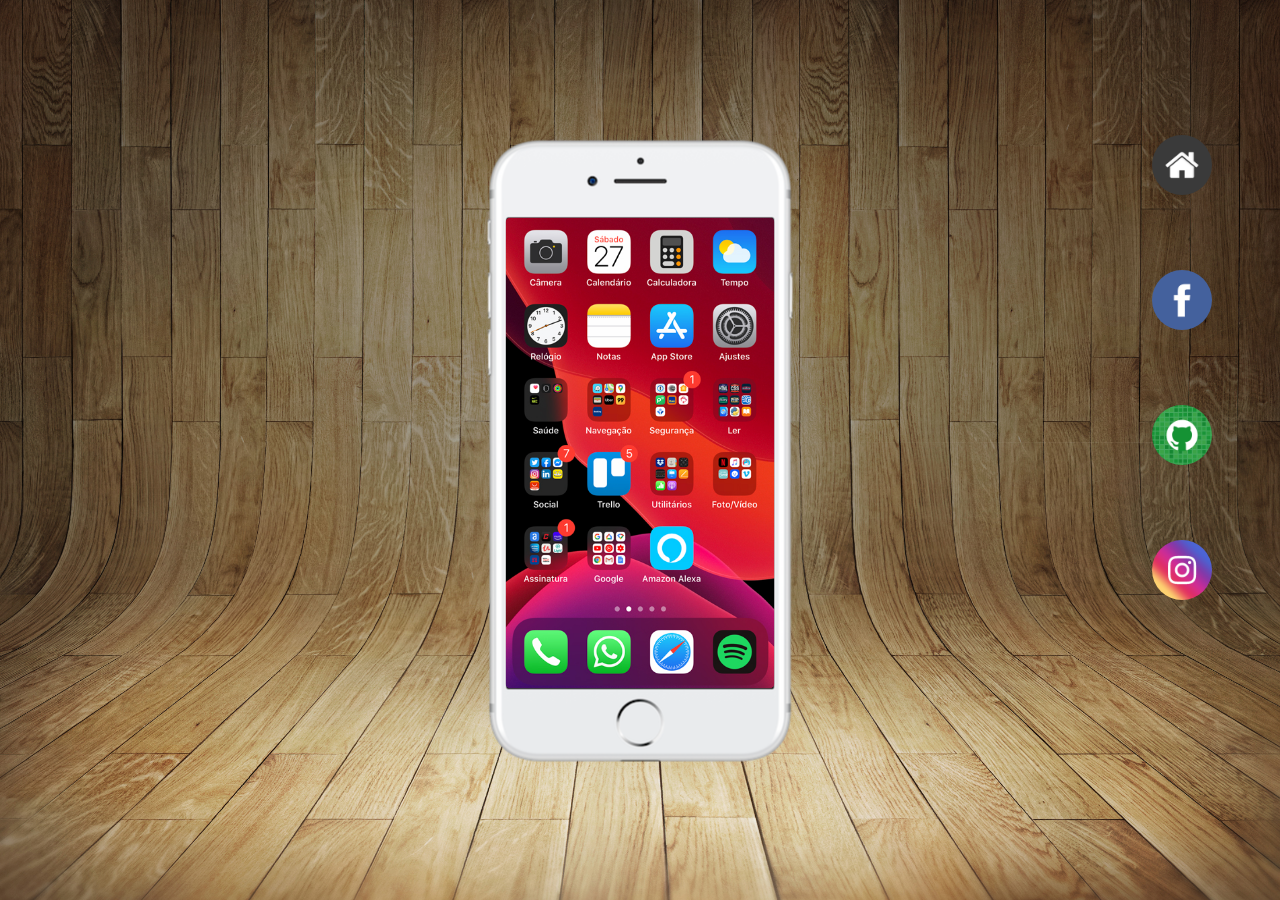
<file: index.html>
<!DOCTYPE html>
<html lang="pt-br">
<head>
    <meta charset="UTF-8">
    <meta http-equiv="X-UA-Compatible" content="IE=edge">
    <meta name="viewport" content="width=device-width, initial-scale=1.0">
    <title>Android na Web</title>
    <link rel="shortcut icon" href="favicon.ico" type="image/x-icon">
    <link rel="stylesheet" href="index.css">
</head>
<body>
    <main>

        <div class="celular"> 
          <iframe src="tela.html" frameborder="0" name="tela"></iframe>
        </div>

        <div class="apps">
            <a href="tela.html" target="tela"><img src="imagens/logo-home.jpg" alt="logo-home" class="home"></a>
           <a href="tela-facebook.html" target="tela"><img src="imagens/logo-facebook.jpg" alt="logo-facebook" class="face"></a>
           <a href="tela-github.html" target="tela"><img src="imagens/logo-github.jpg" alt="logo-github" class="github"></a>
           <a href="tela-insta.html" target="tela"><img src="imagens/logo-instagram.jpg" alt="logo-instagram" class="insta"></a>

        </div>
    </main>
</body>
</html>
</file>
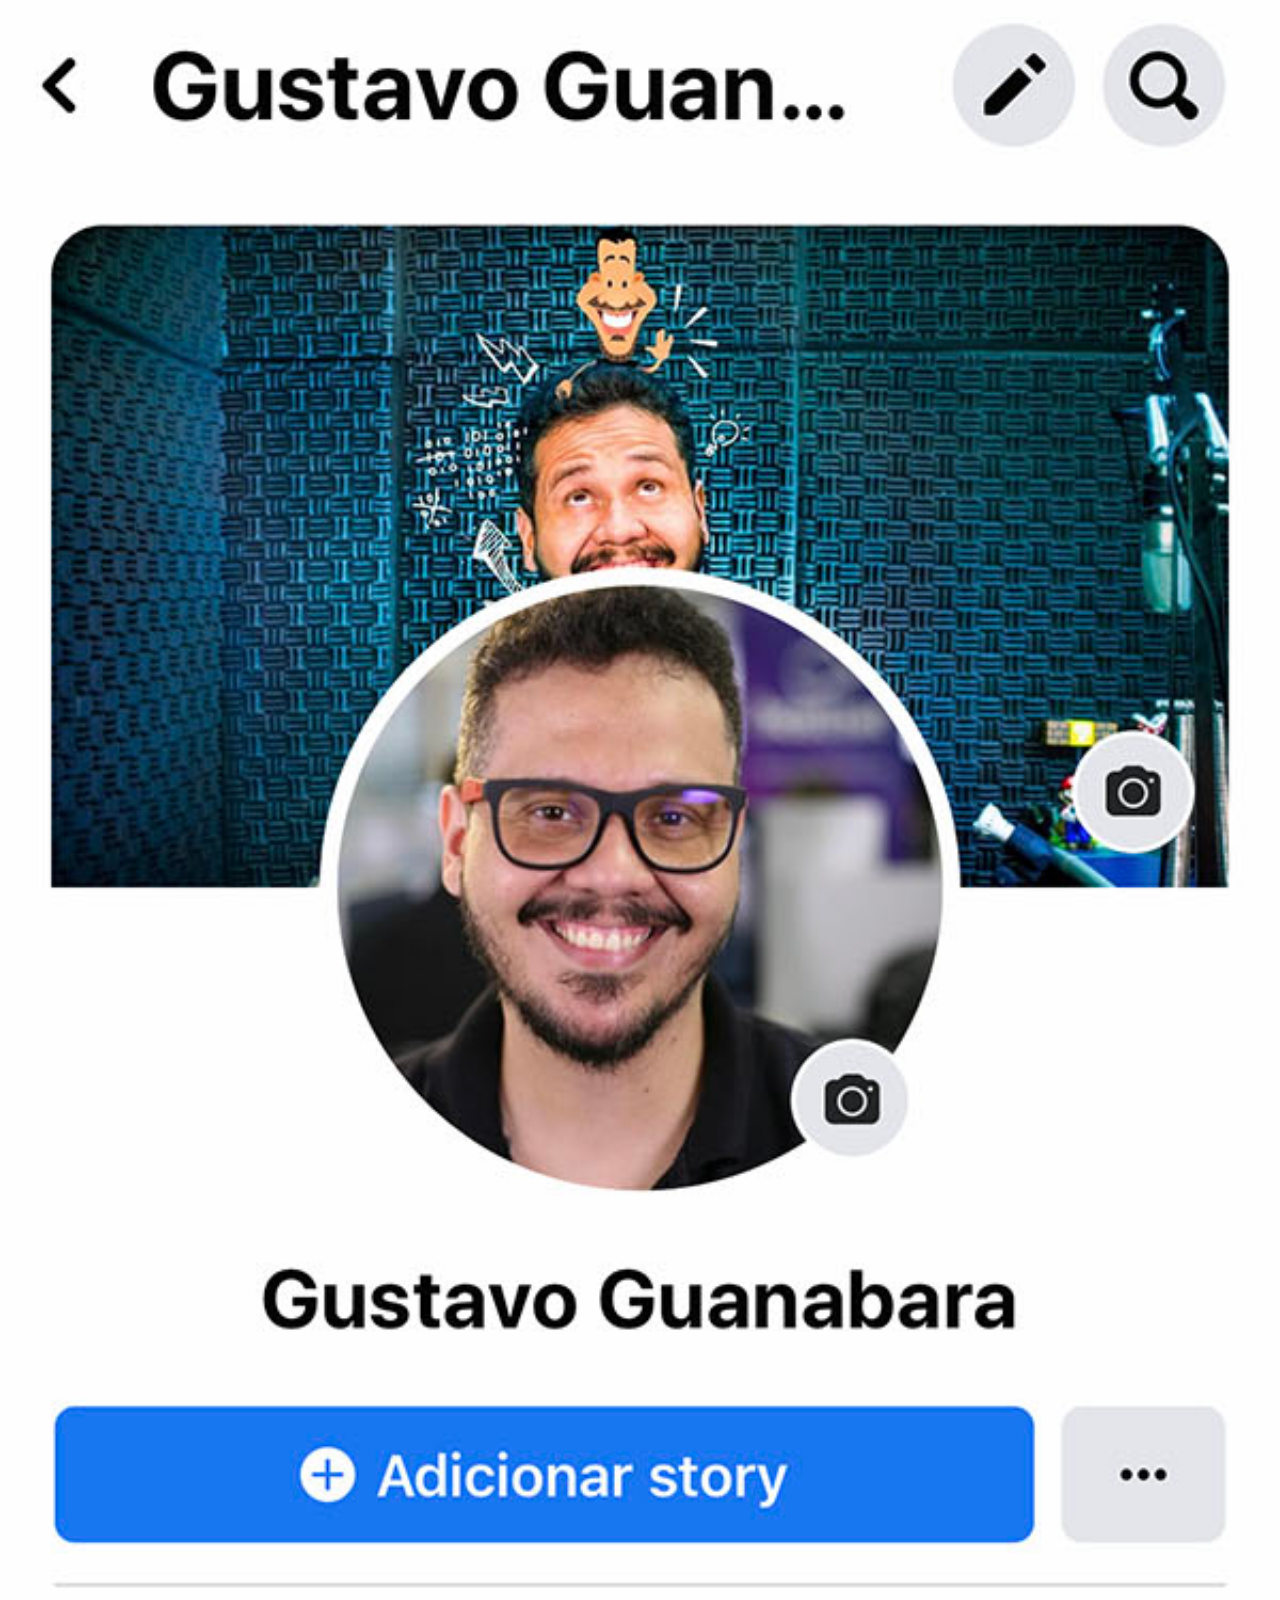
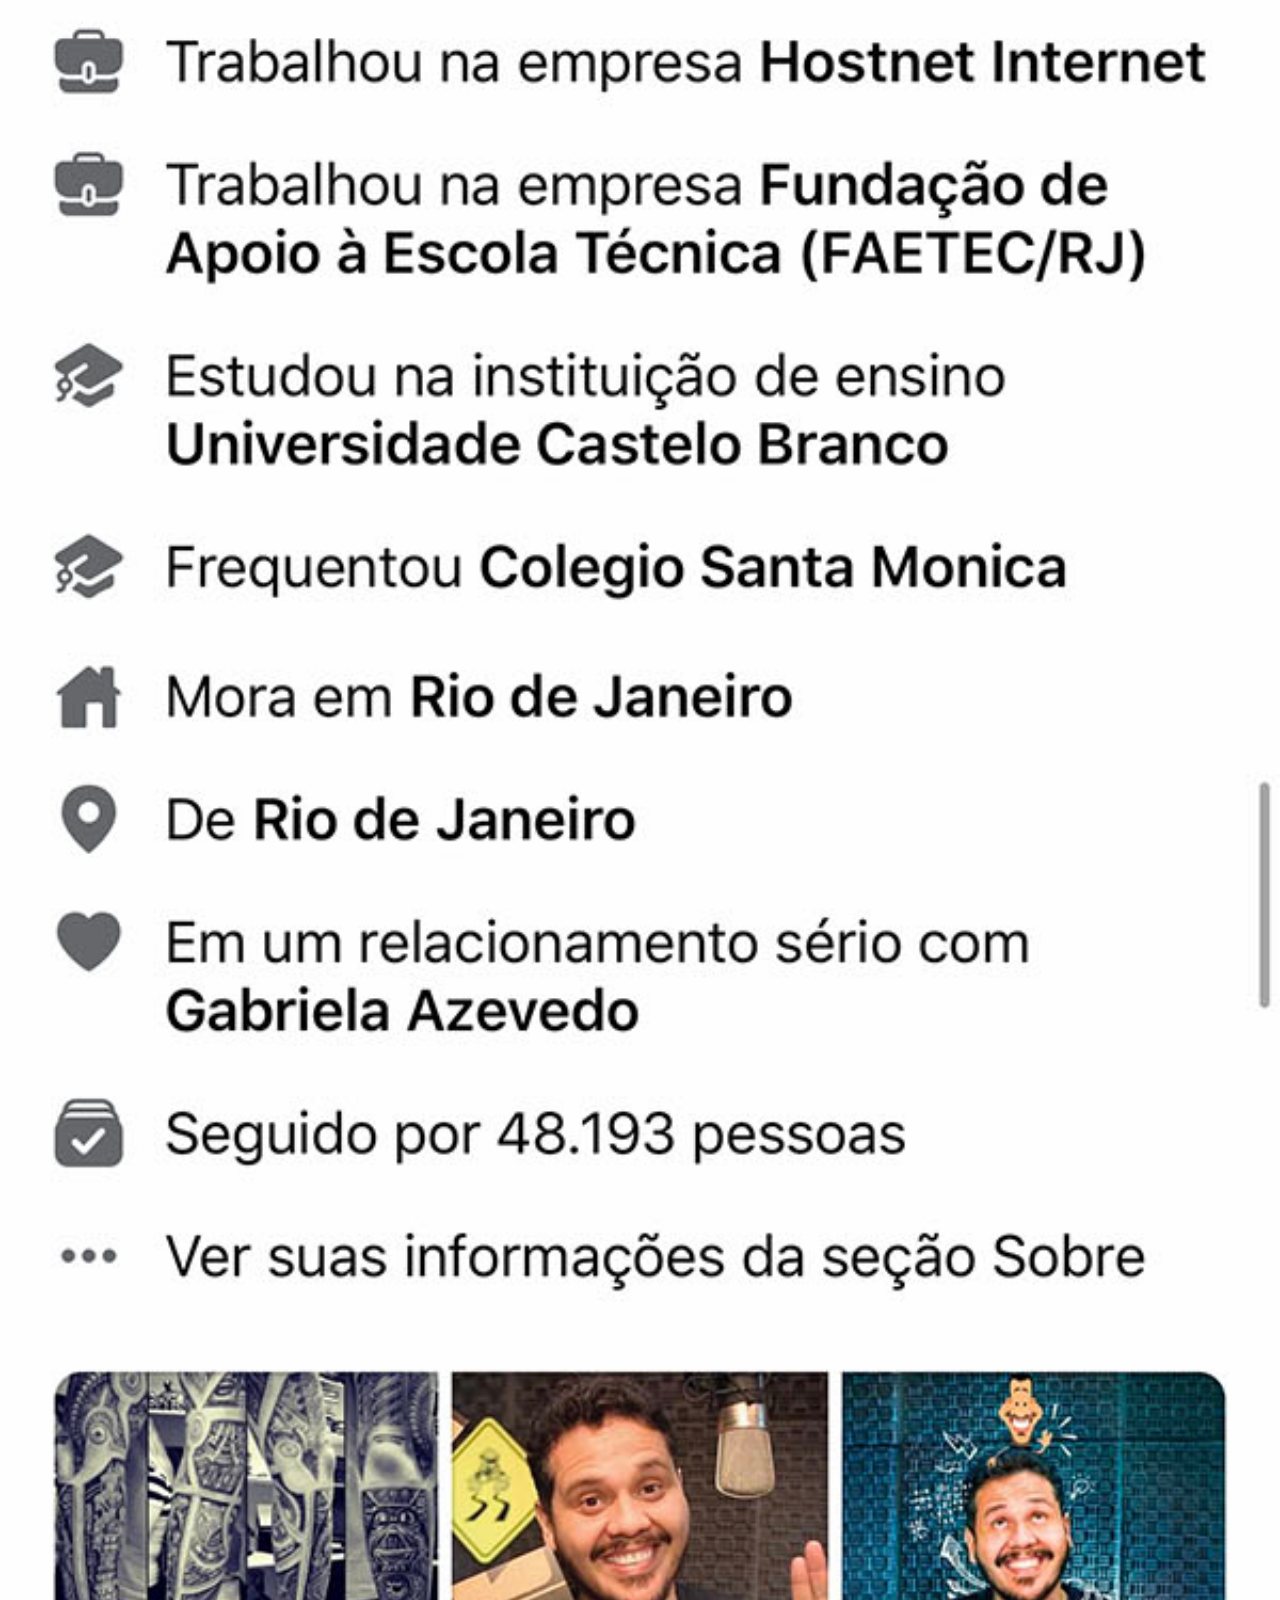
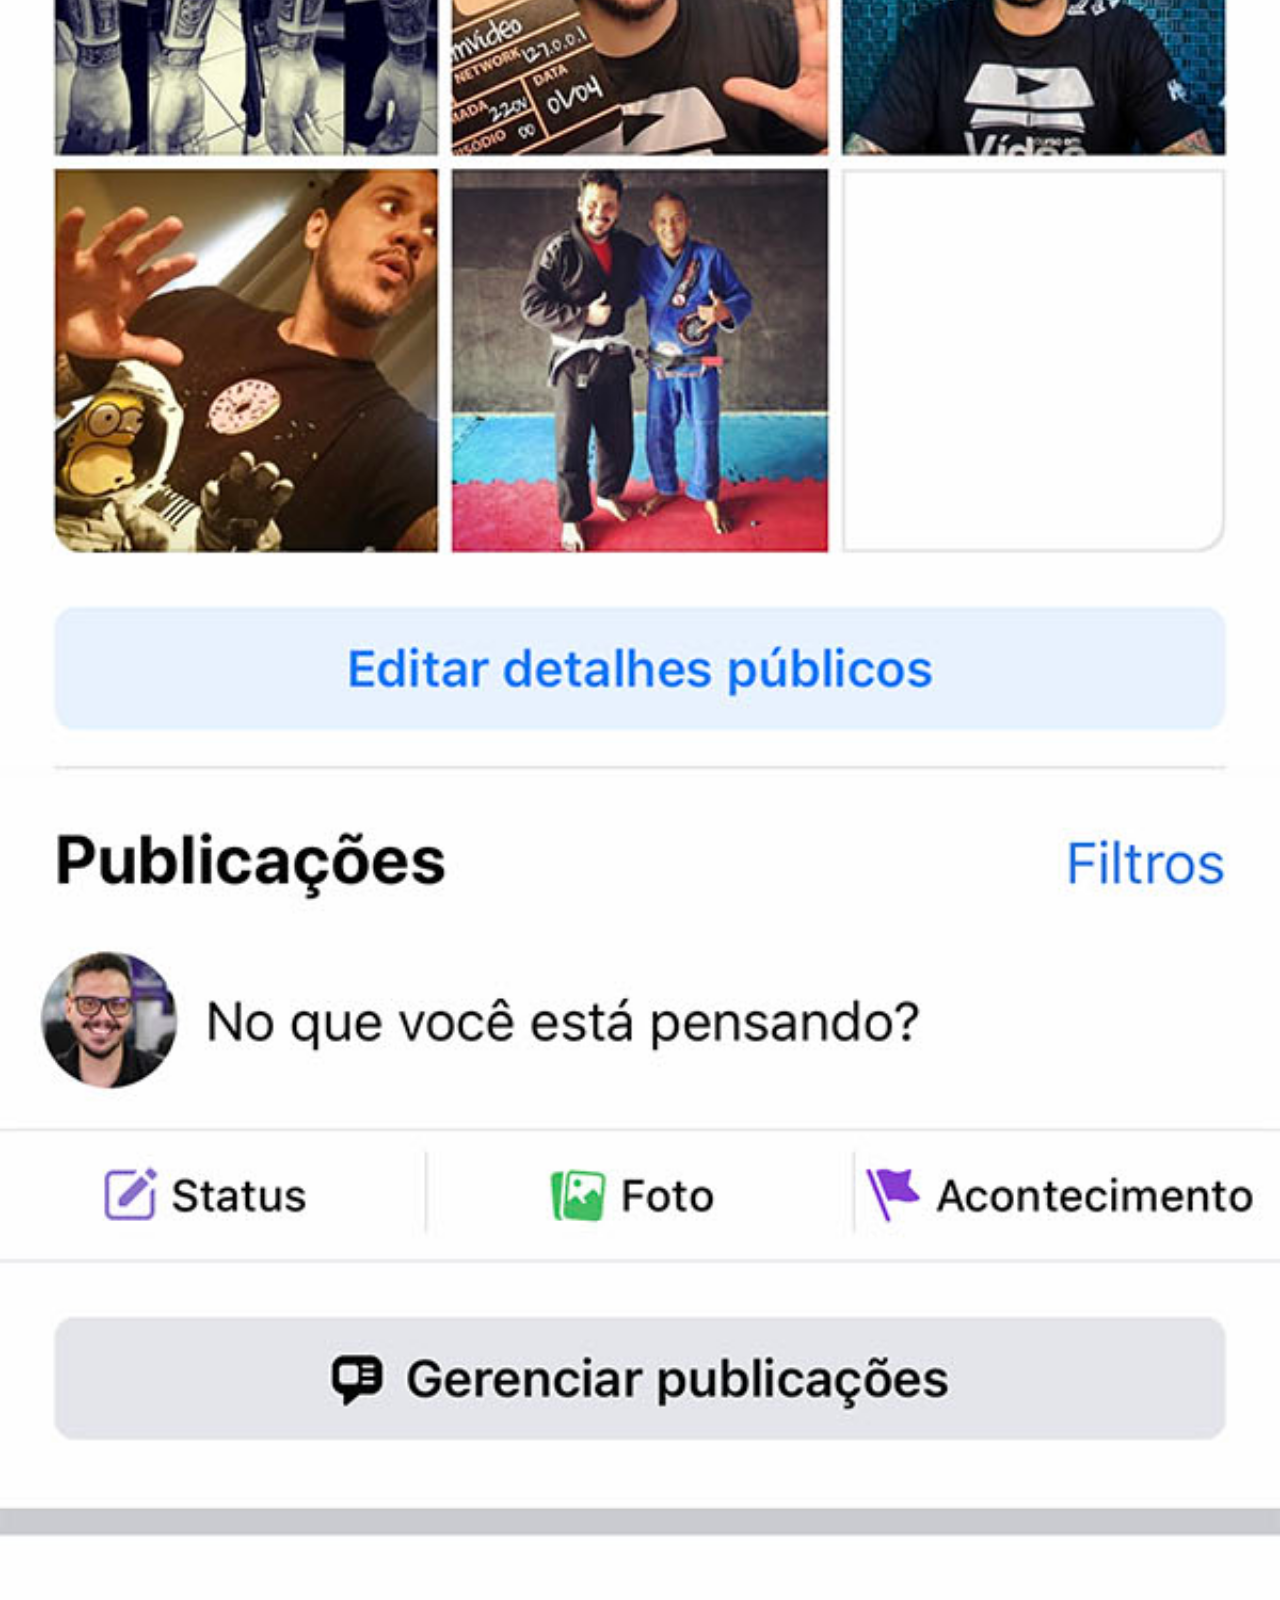
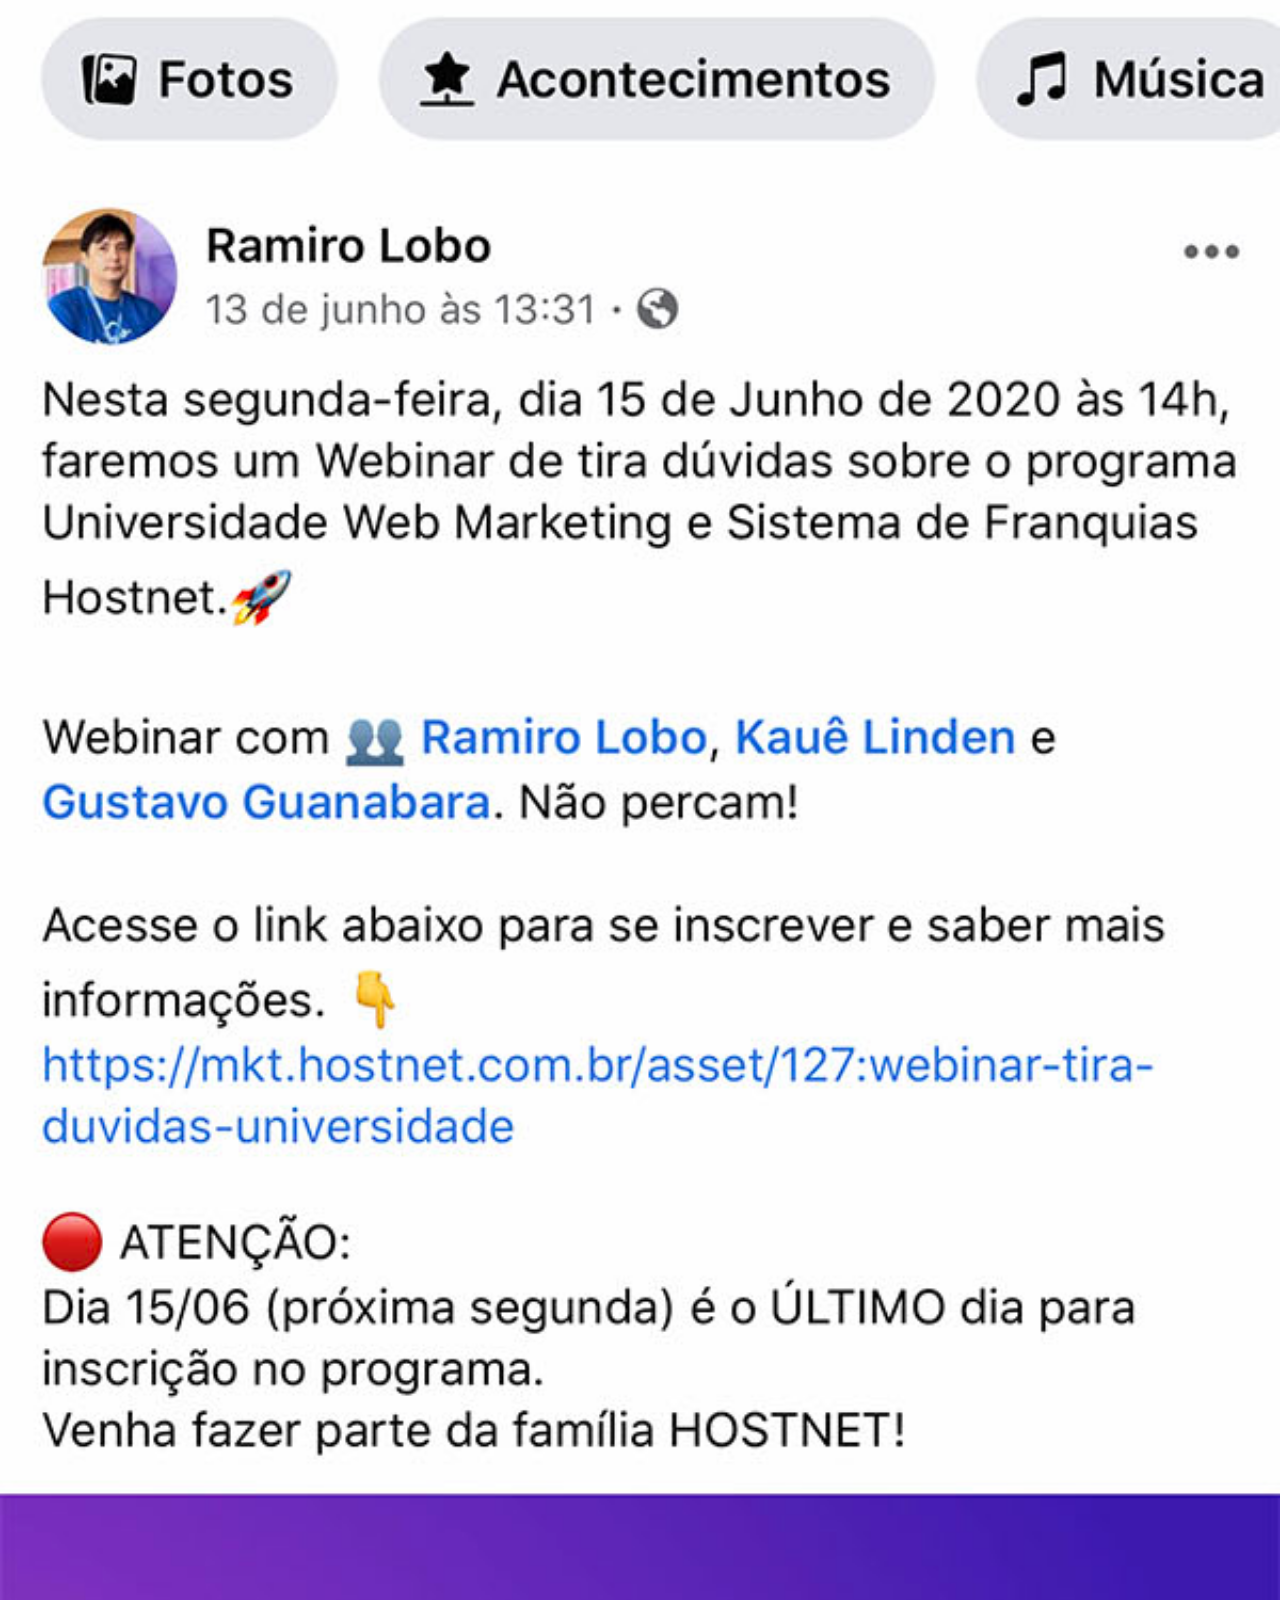
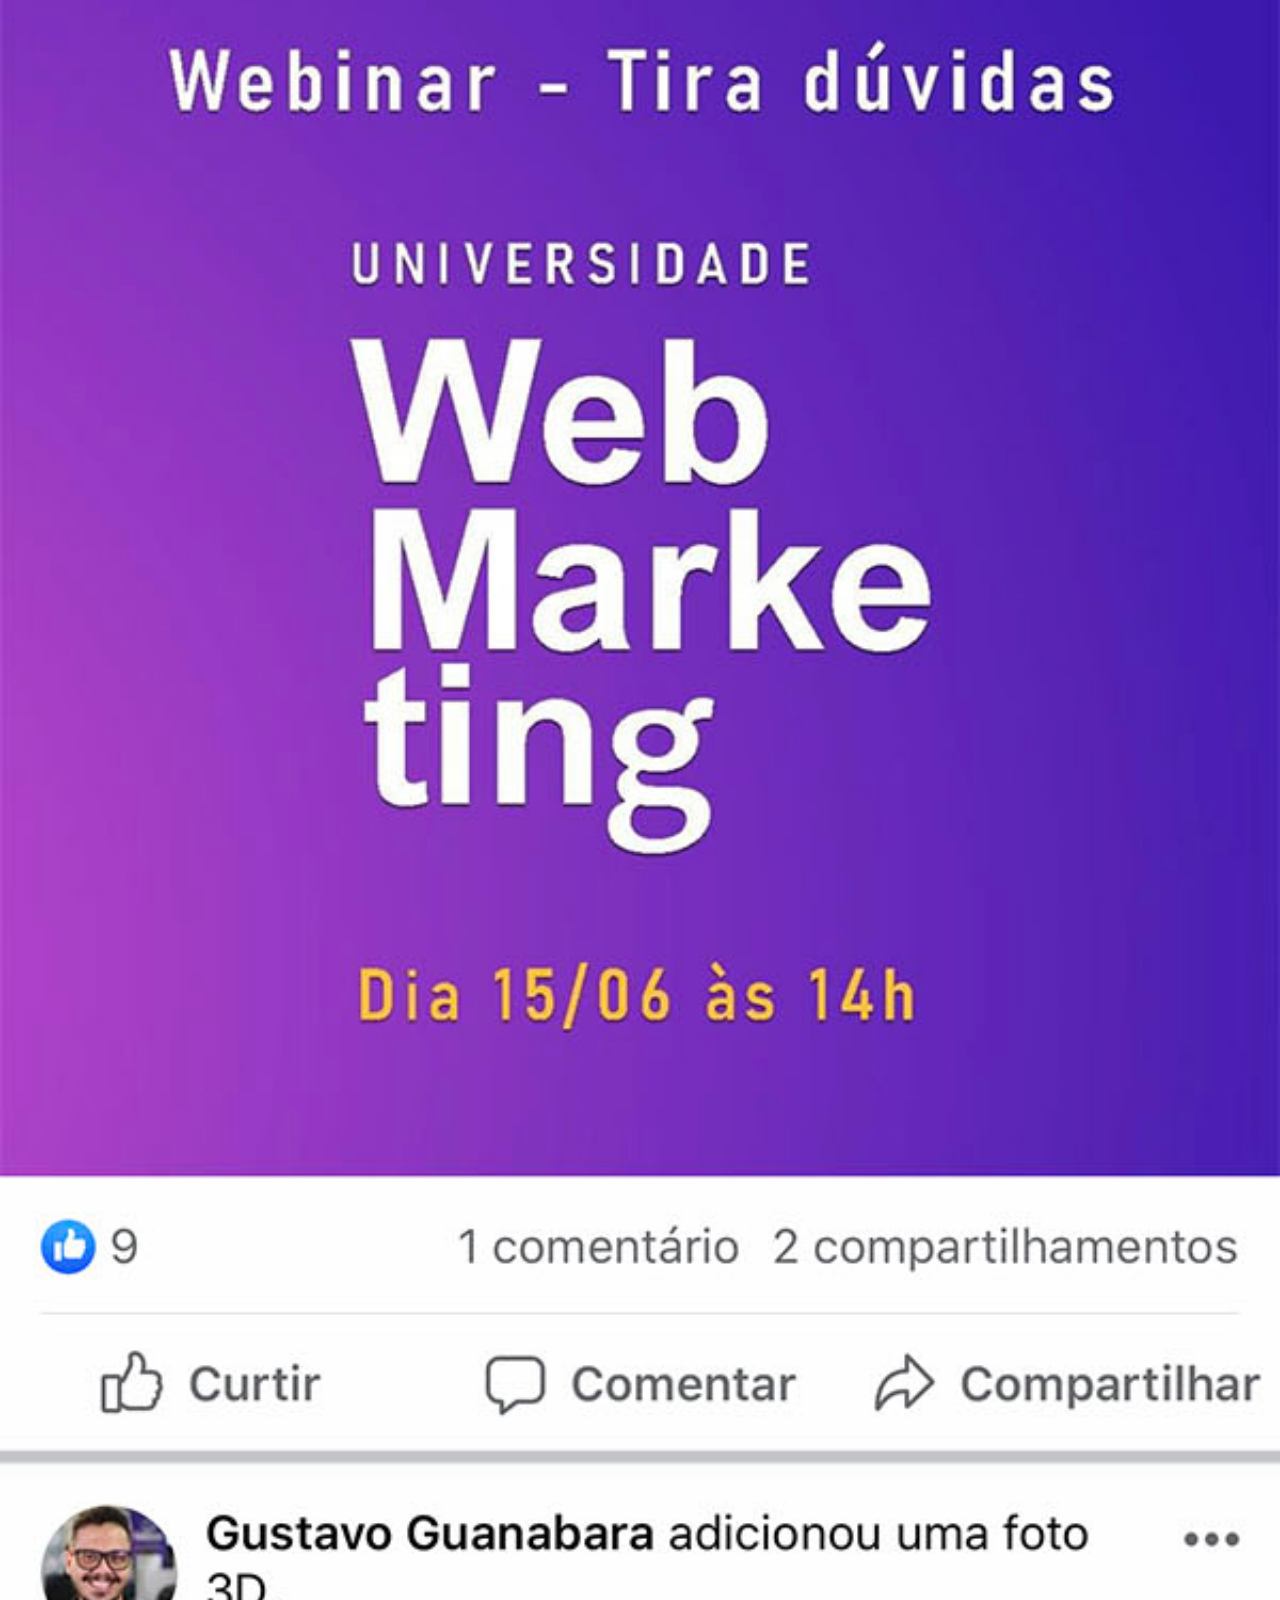
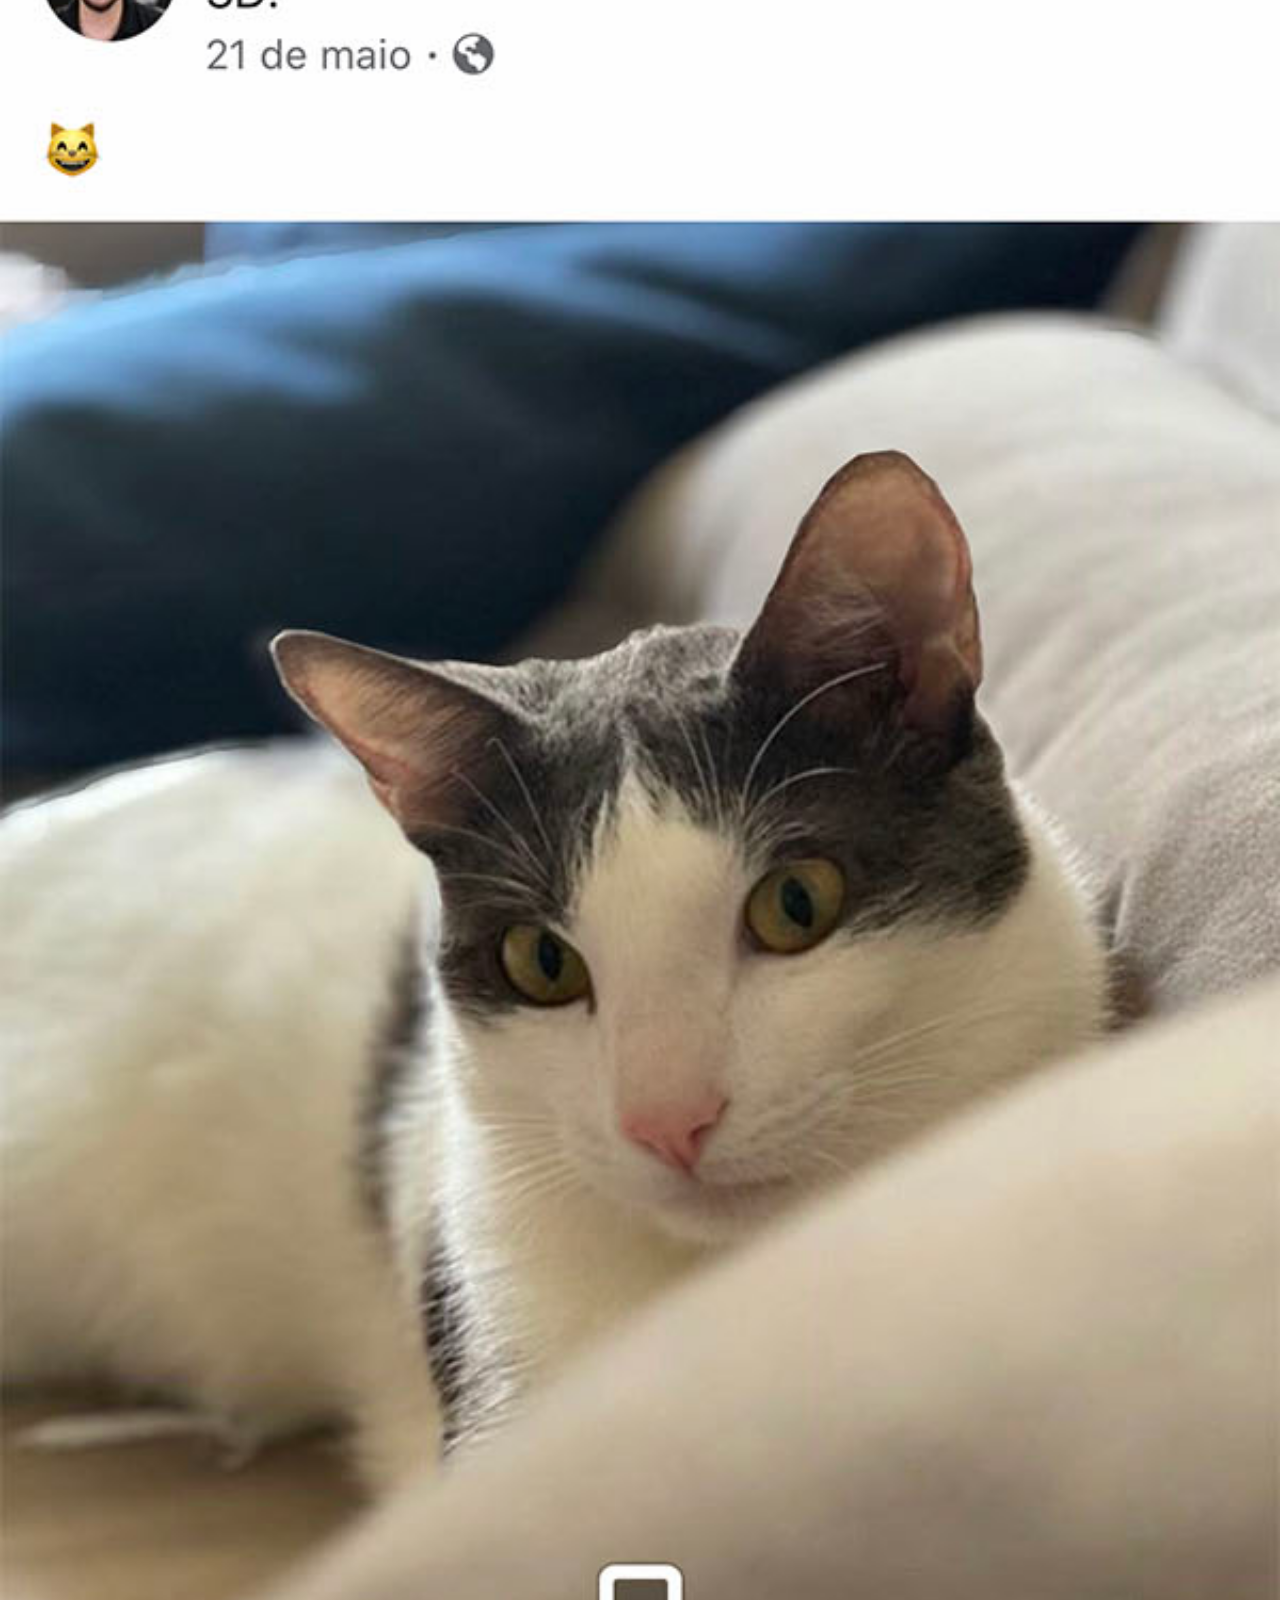
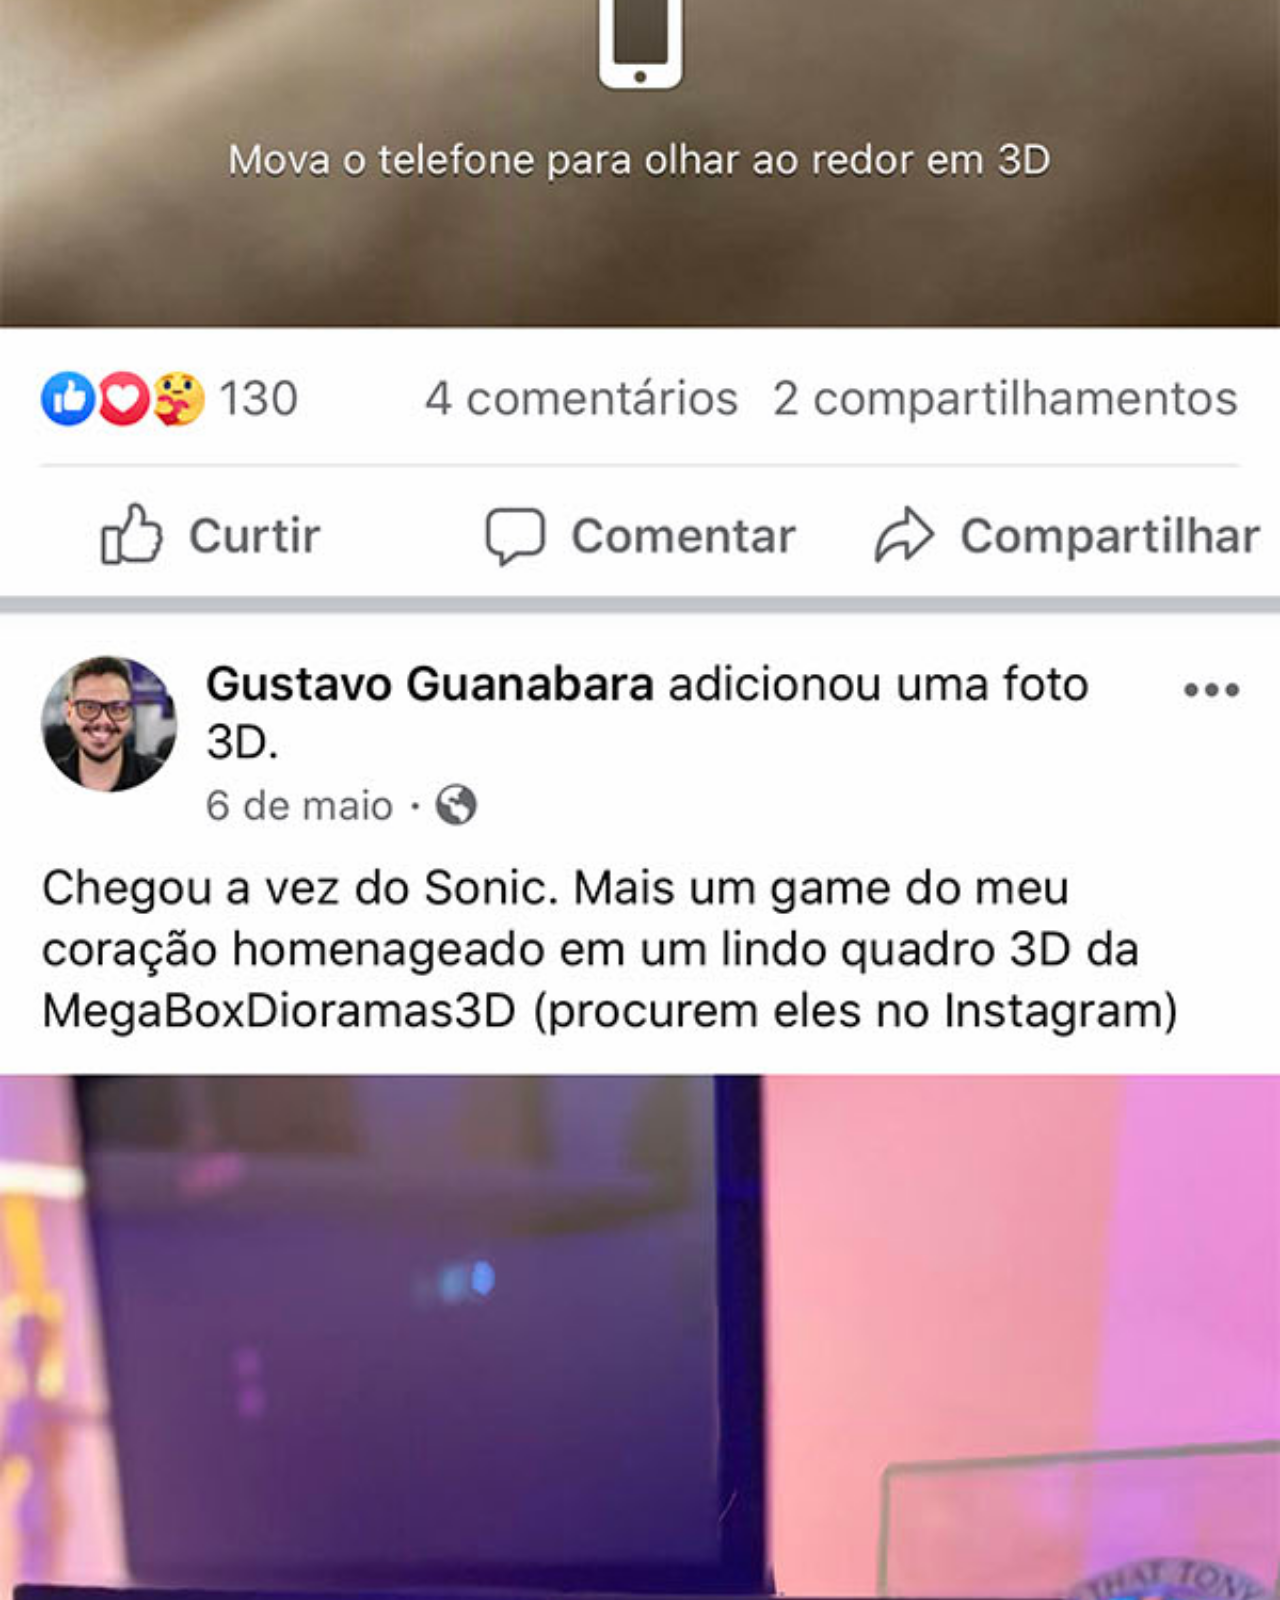
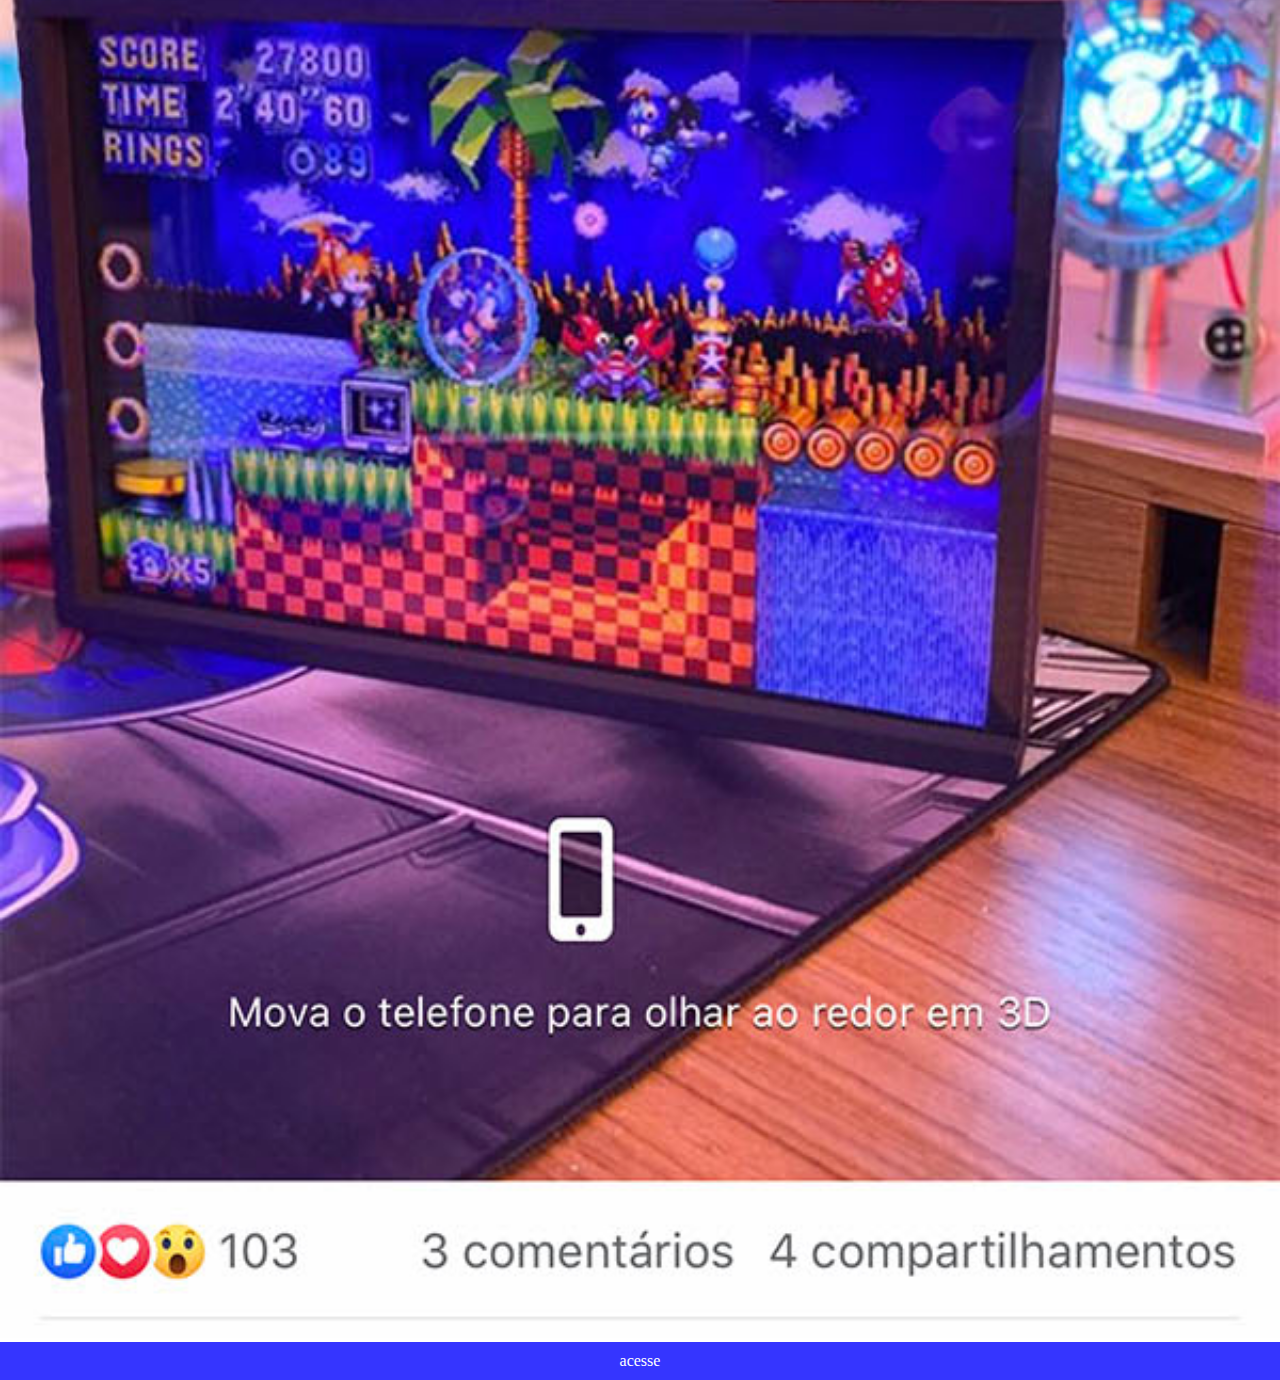
<file: tela-facebook.html>
<!DOCTYPE html>
<html lang="pt-br">
<head>
    <meta charset="UTF-8">
    <meta http-equiv="X-UA-Compatible" content="IE=edge">
    <meta name="viewport" content="width=device-width, initial-scale=1.0">
    <title>facebook</title>
    <style>
        *{
            padding: 0px;
            margin: 0px;
        }

        ::-webkit-scrollbar{
            width: 0px;
            height: 0px;
        }

       img{
        width: 100%;
        height: 100%;
        margin: auto;
       }


       a {
        display: block;
        background-color: rgb(53, 53, 255);
        color: white;
        padding: 10px;
        
        text-decoration: none;
        text-align: center;
       }

       a:hover{
        color: grey;
        background-color: rgb(10, 10, 255);
        text-decoration: underline;
        text-shadow: 2px 2px 5px rgba(0, 0, 0, 0.349);
       }

    </style>
</head>
<body>
    <img src="imagens/tela-facebook.jpg" alt="tela facebook">
    <p><a target="_blank" href="https://www.facebook.com/adson.almeida.1612">acesse</a></p>
</body>
</html>
</file>
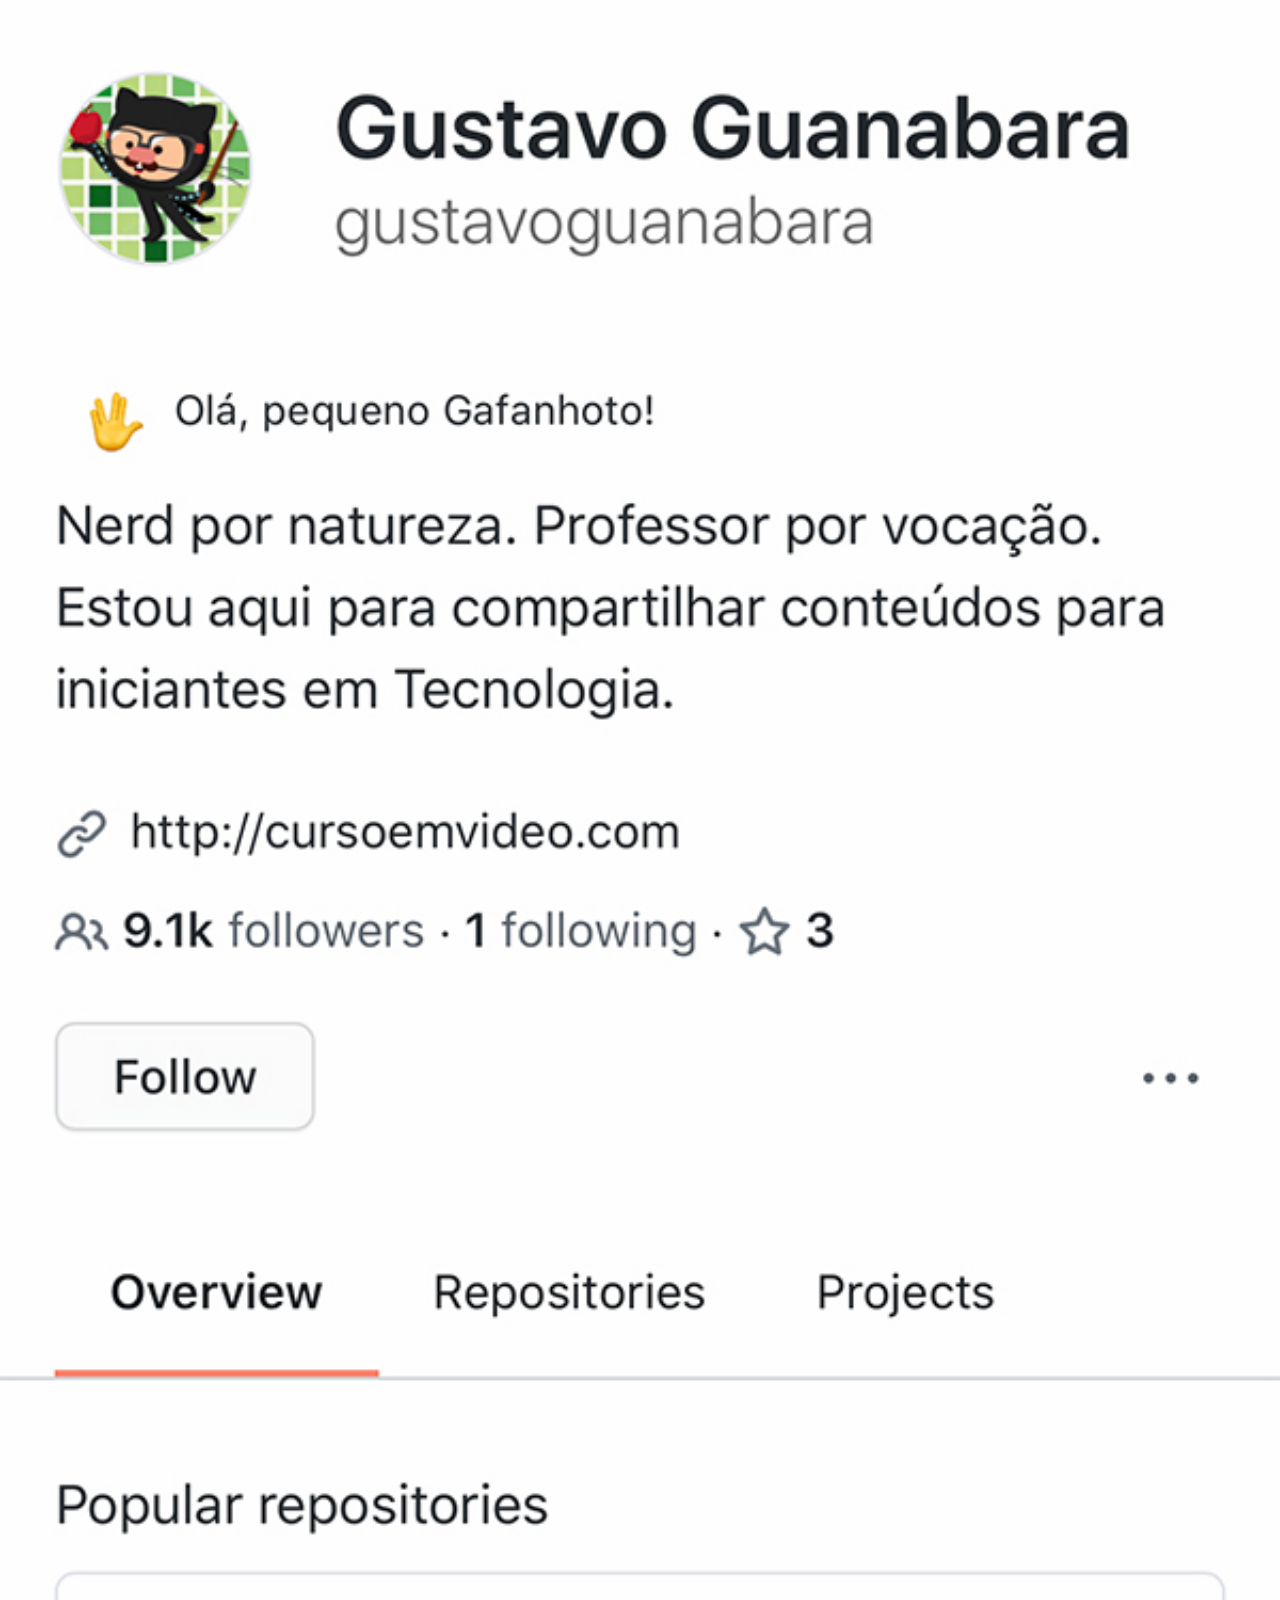
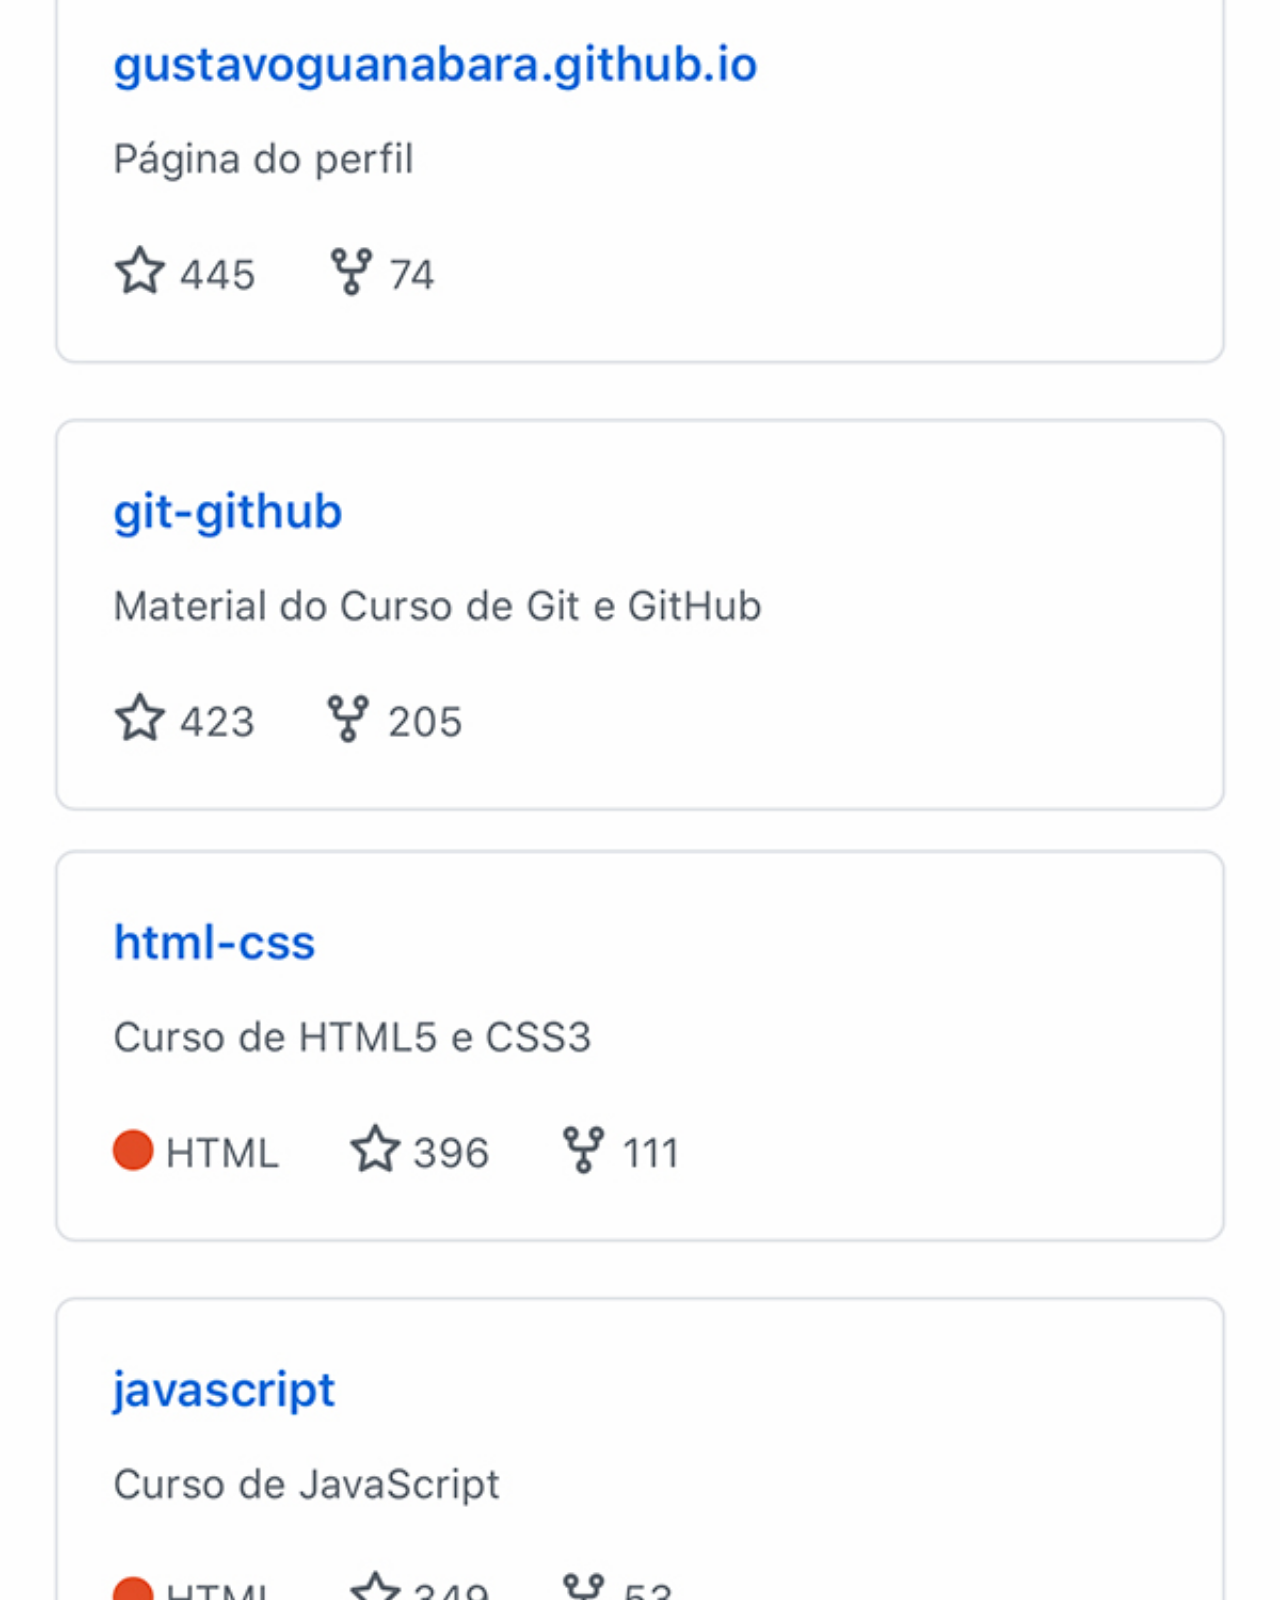
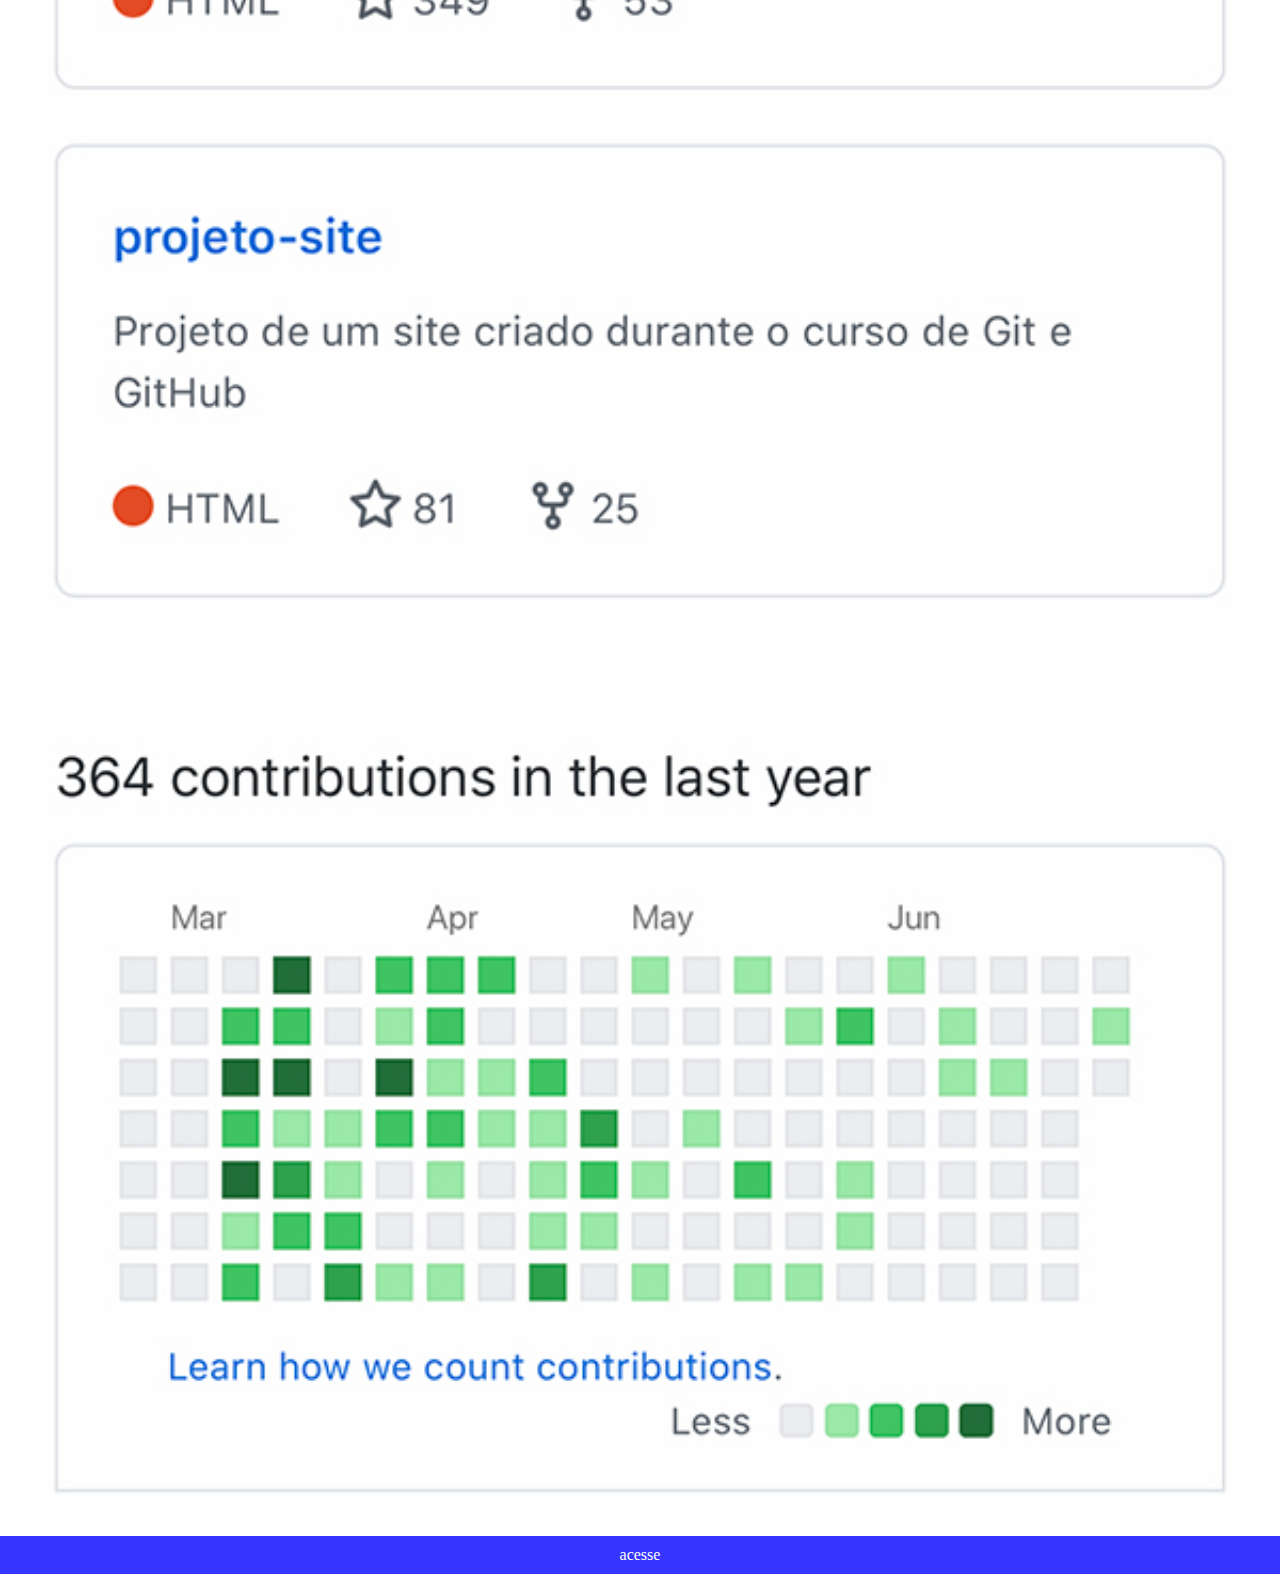
<file: tela-github.html>
<!DOCTYPE html>
<html lang="pt-br">
<head>
    <meta charset="UTF-8">
    <meta http-equiv="X-UA-Compatible" content="IE=edge">
    <meta name="viewport" content="width=device-width, initial-scale=1.0">
    <title>github</title>
    <style>
        *{
            padding: 0px;
            margin: 0px;
        }
        img{
            width: 100%;
            height: 100%;
        }
        p a{
            display: block;
            background-color: rgb(53, 53, 255);
            color: white;
            padding: 10px;

            text-decoration: none;
            text-align: center;
        }
        ::-webkit-scrollbar{
            width: 0px;
            height: 0px;
        }
        p a:hover{
            text-decoration: underline;
            background-color: rgb(10, 10, 255);
            color: grey;
        }
    </style>
</head>
<body>
    <img src="imagens/tela-github.jpg" alt="git hub">
    <p><a href="https://github.com/adsonluis1" target="_blank">acesse</a></p>
</body>
</html>
</file>
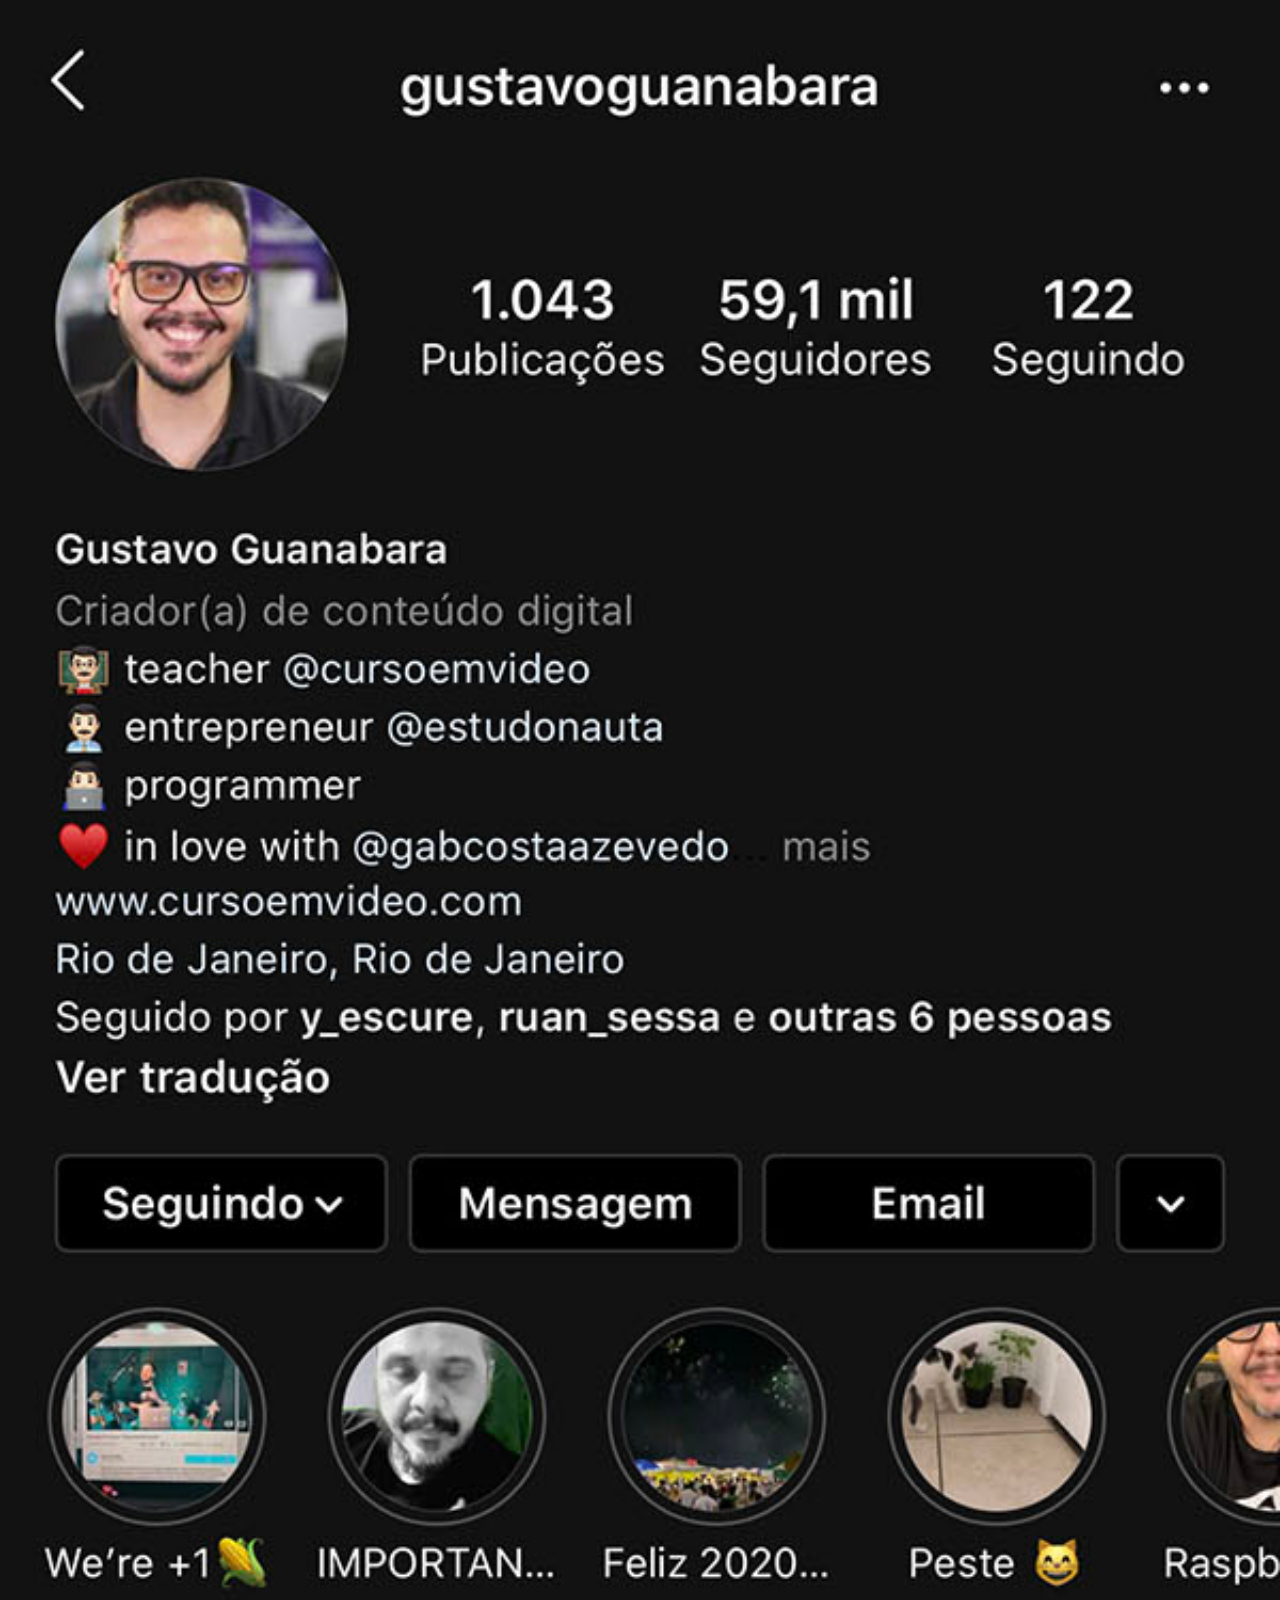
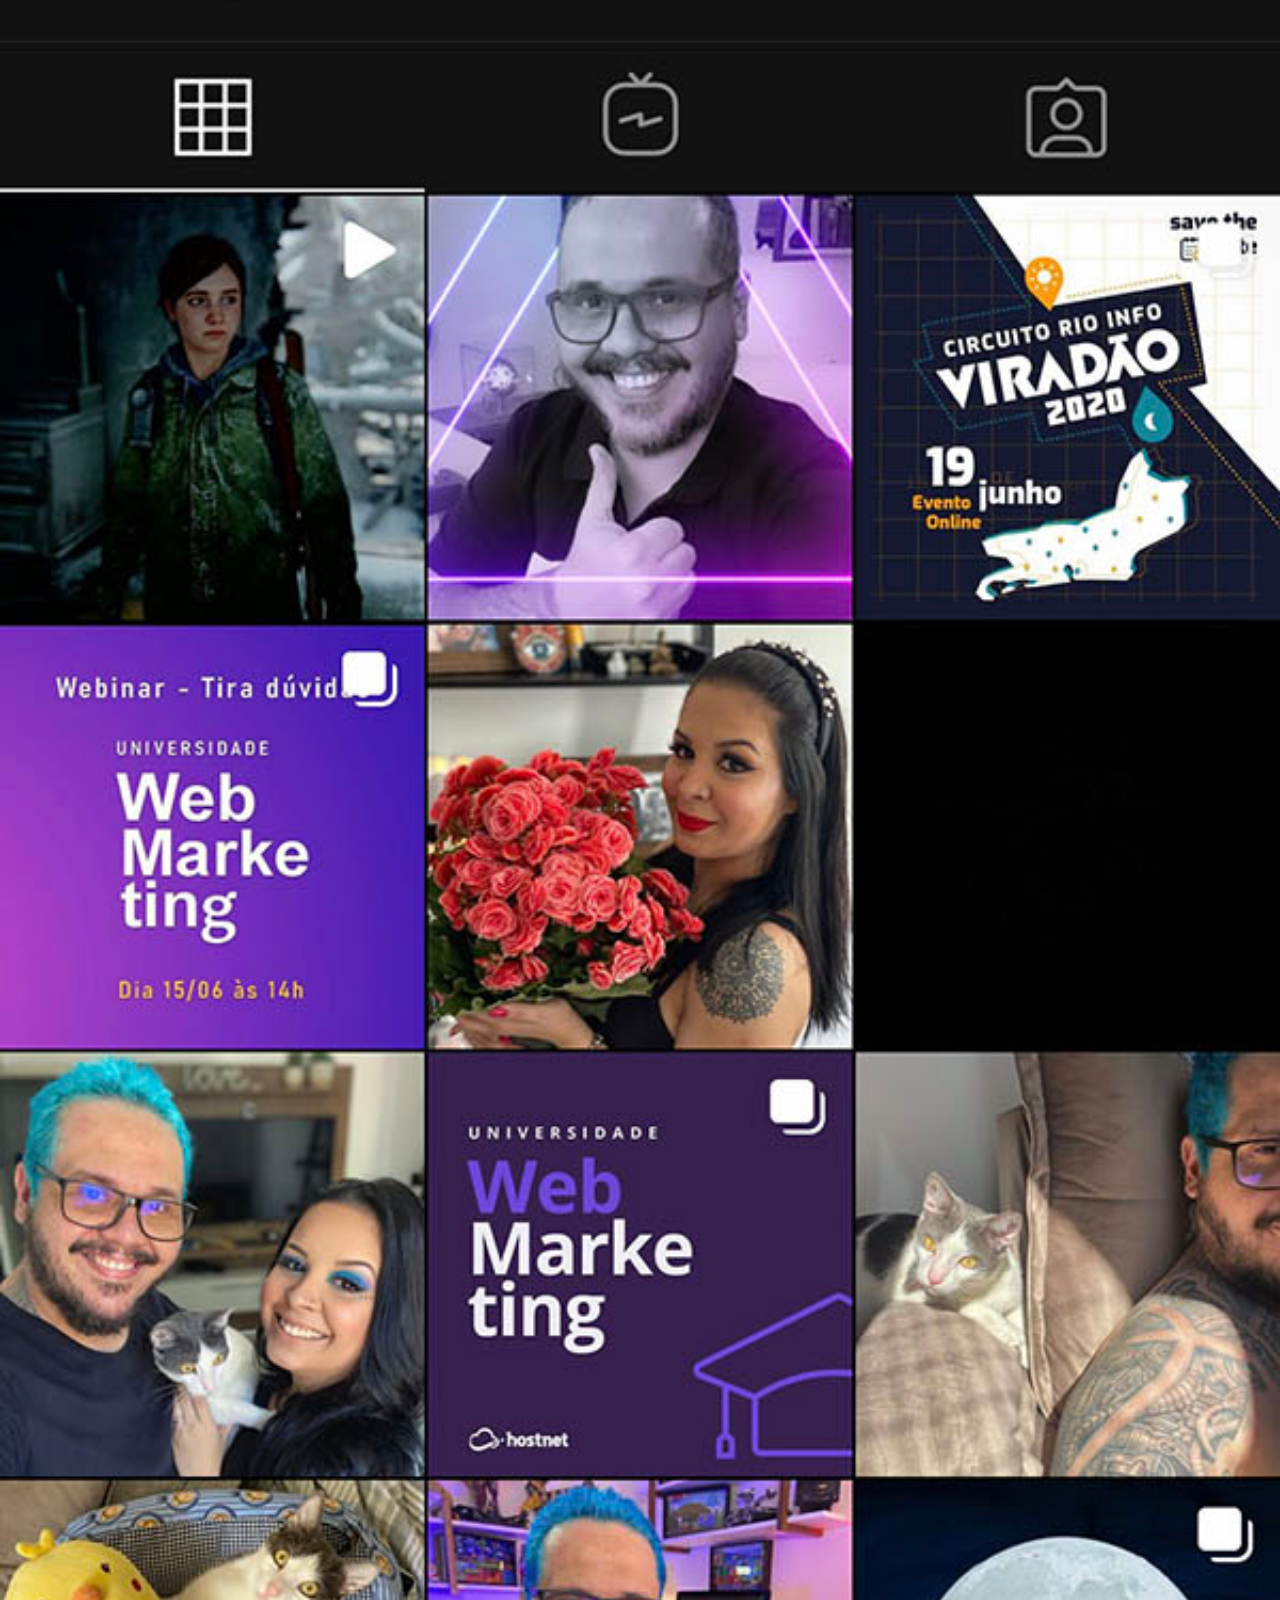
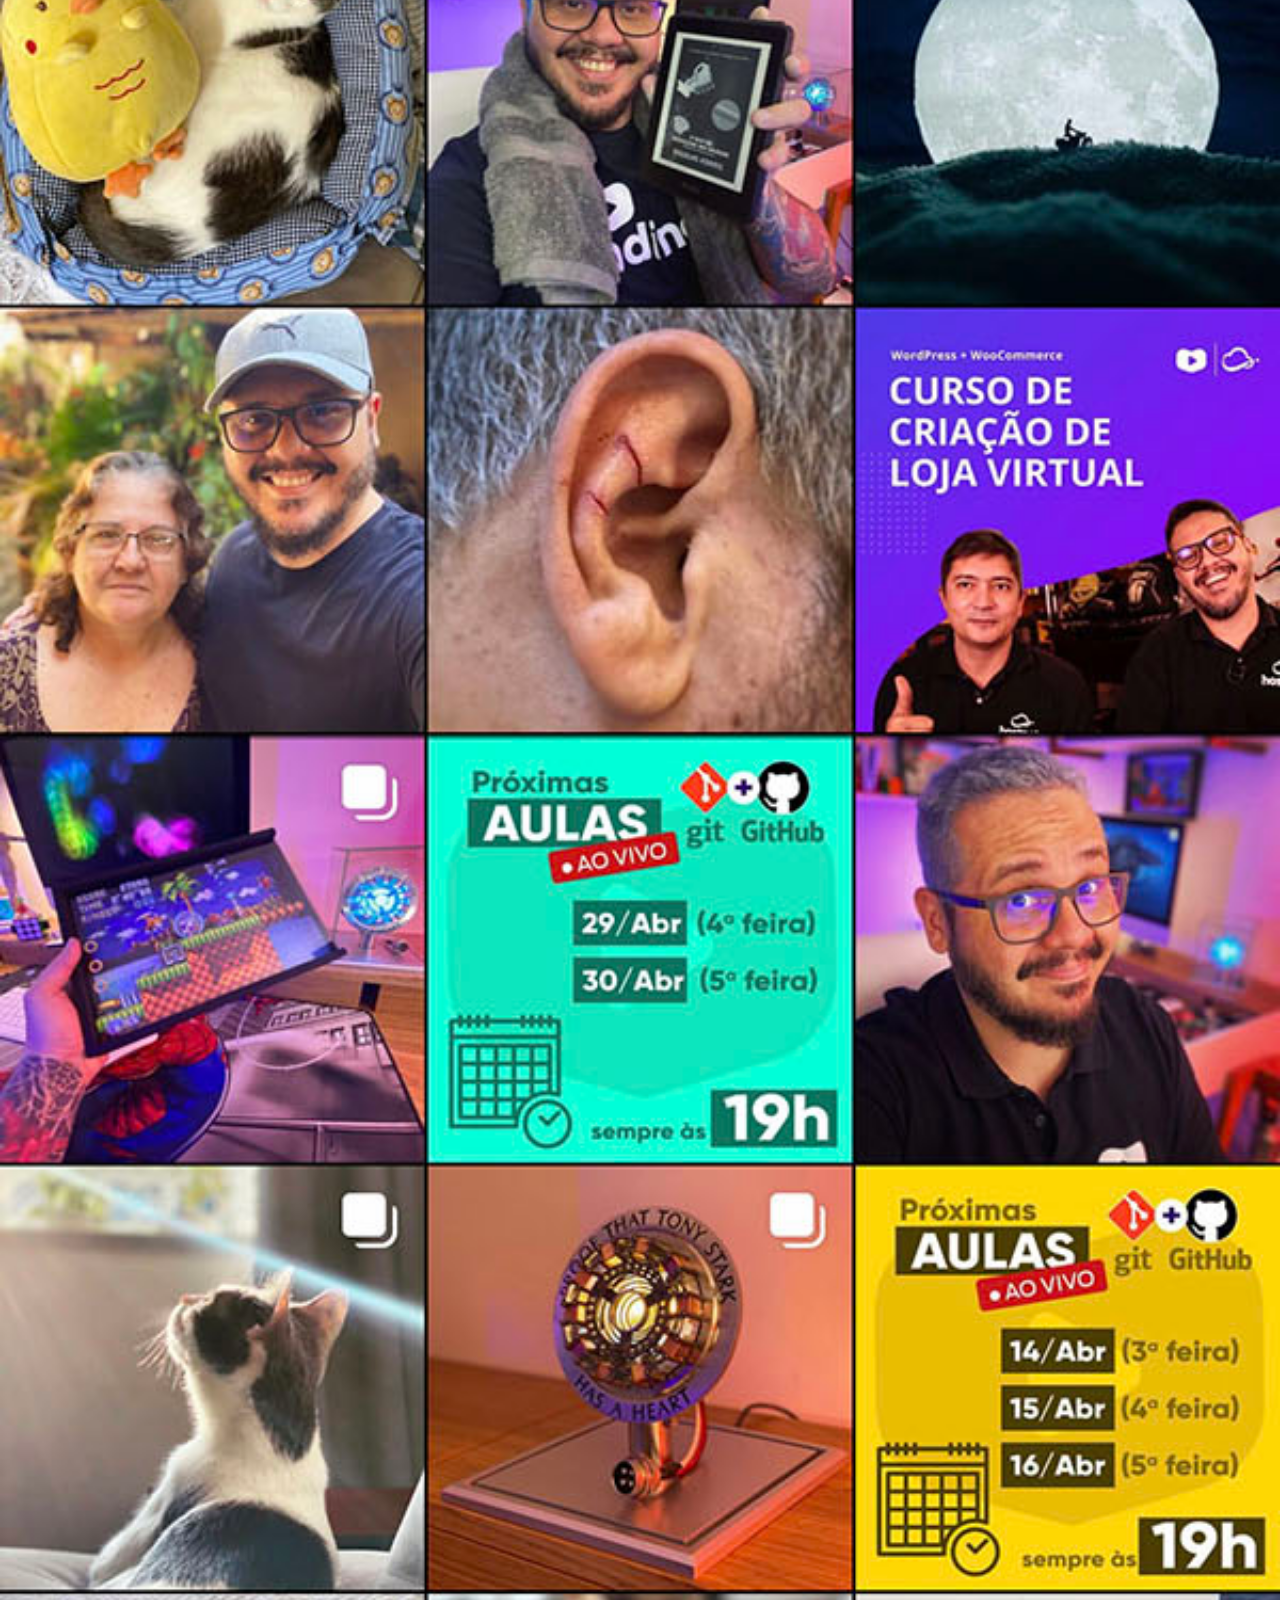
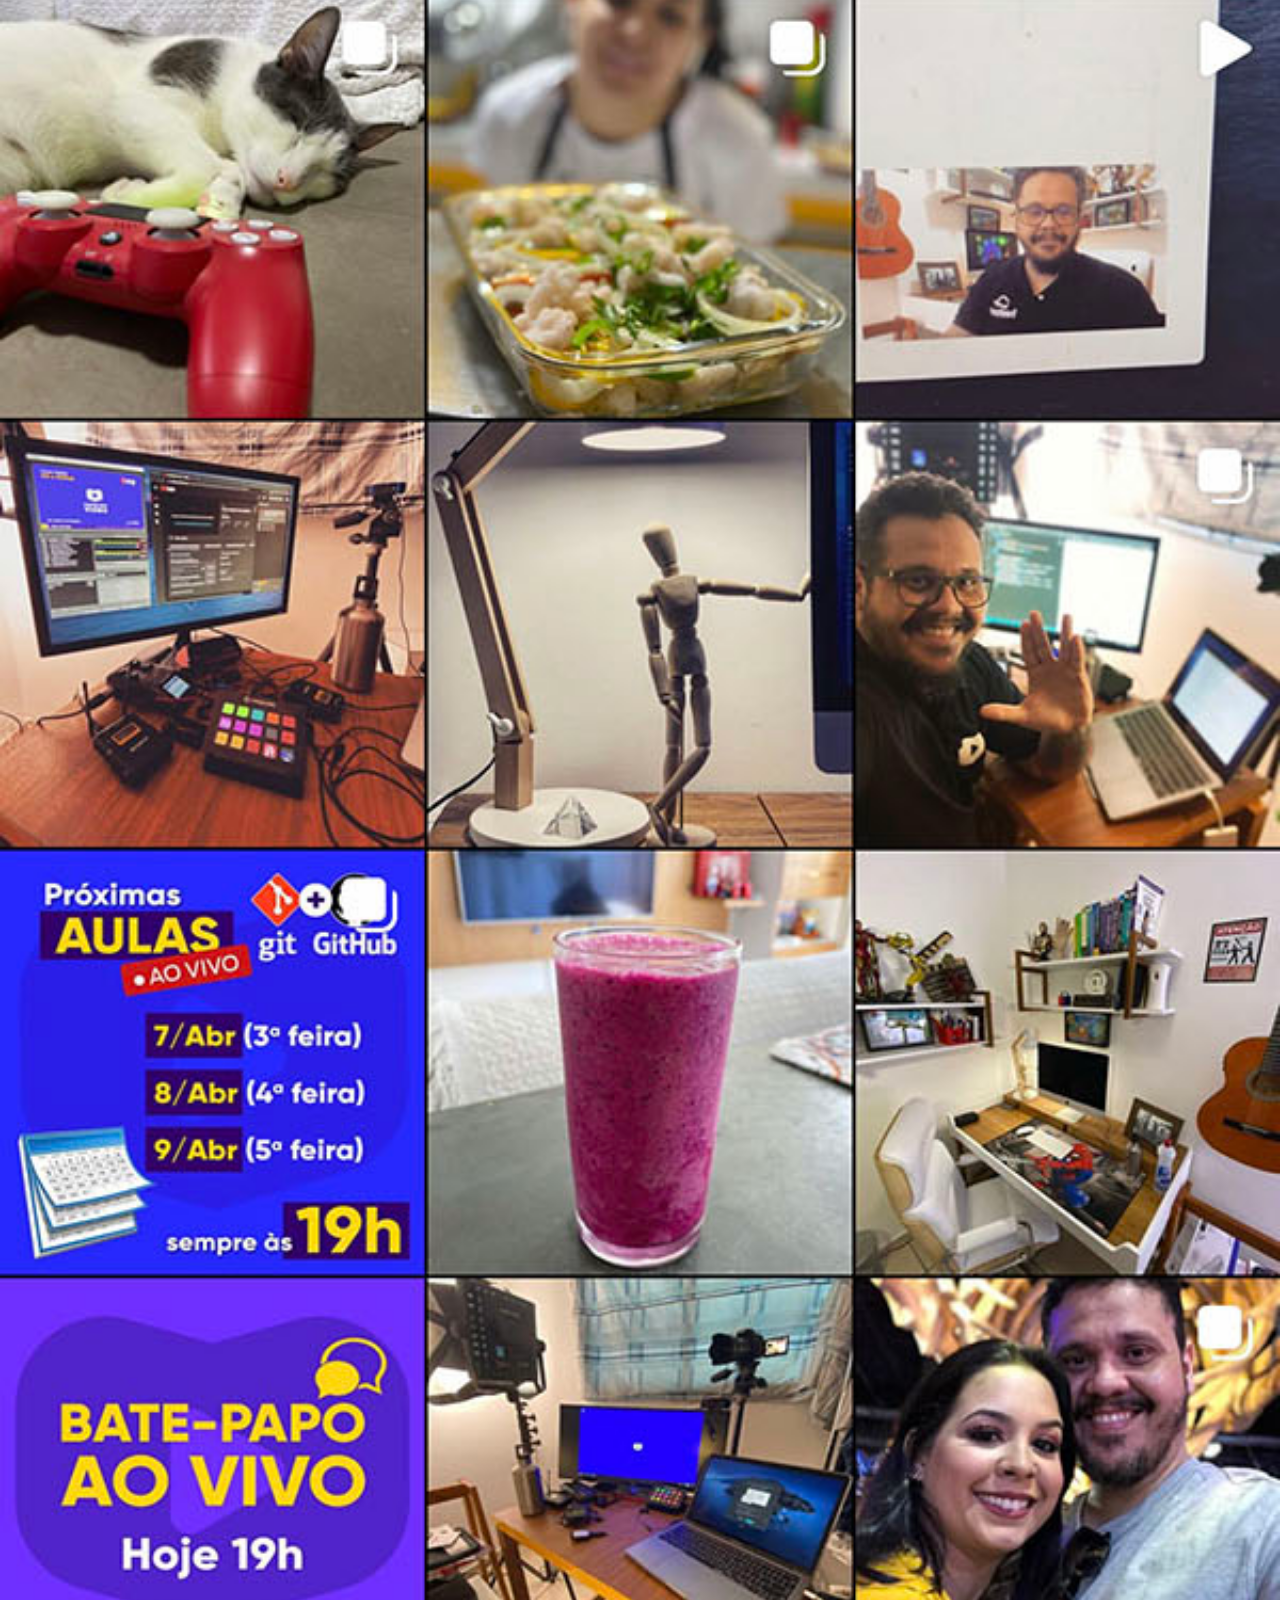
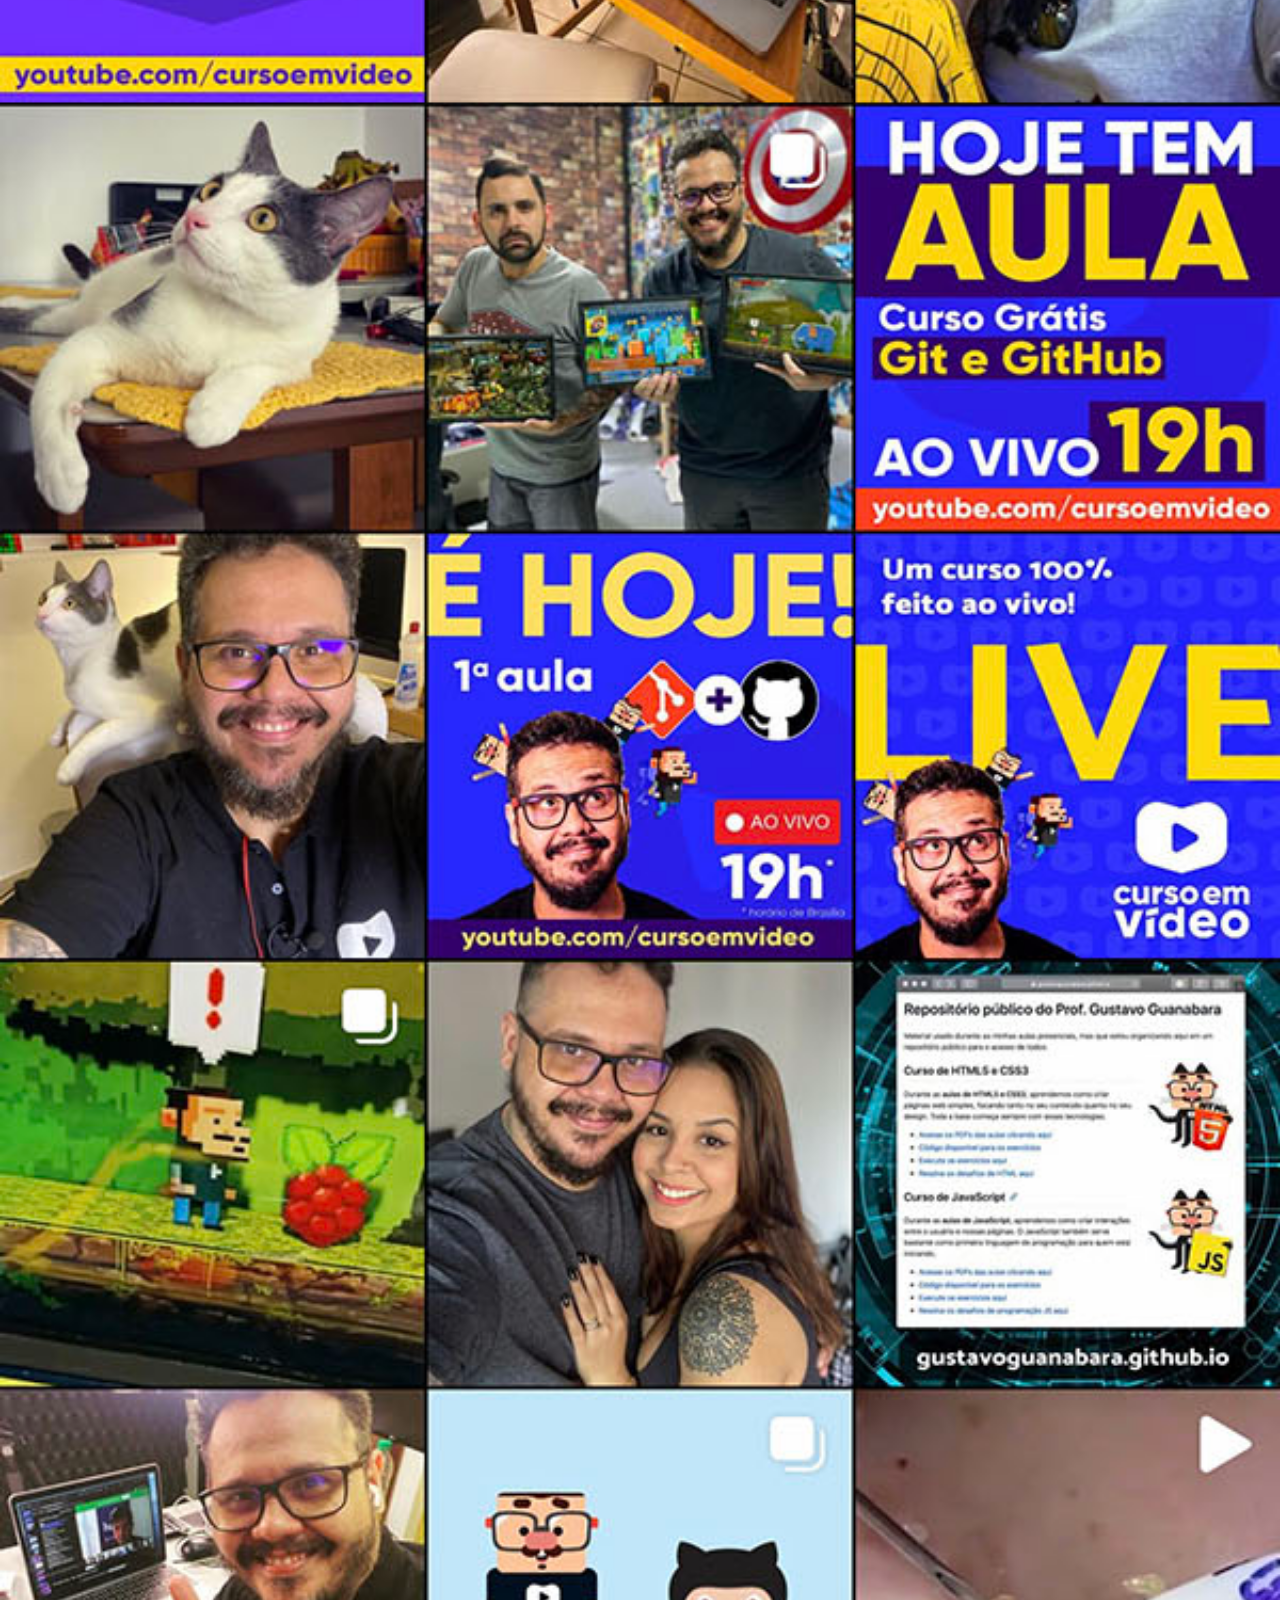
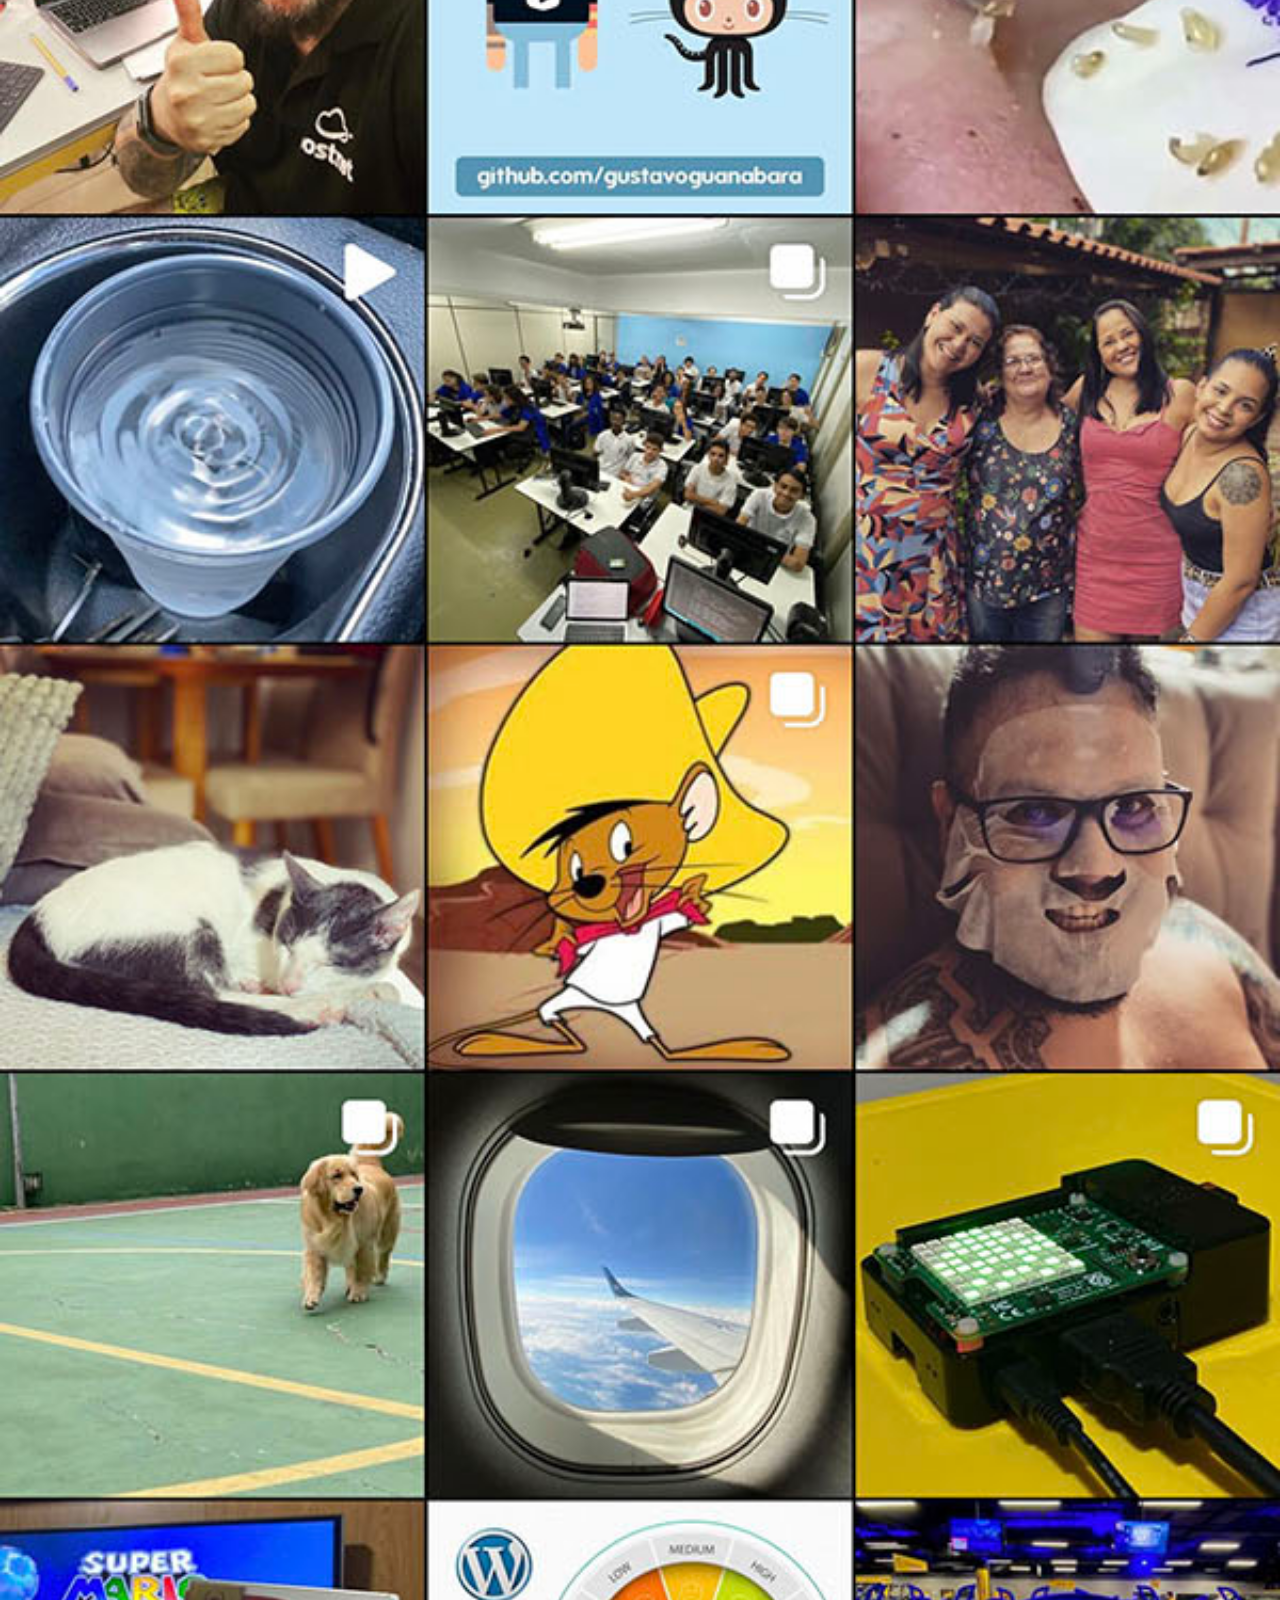
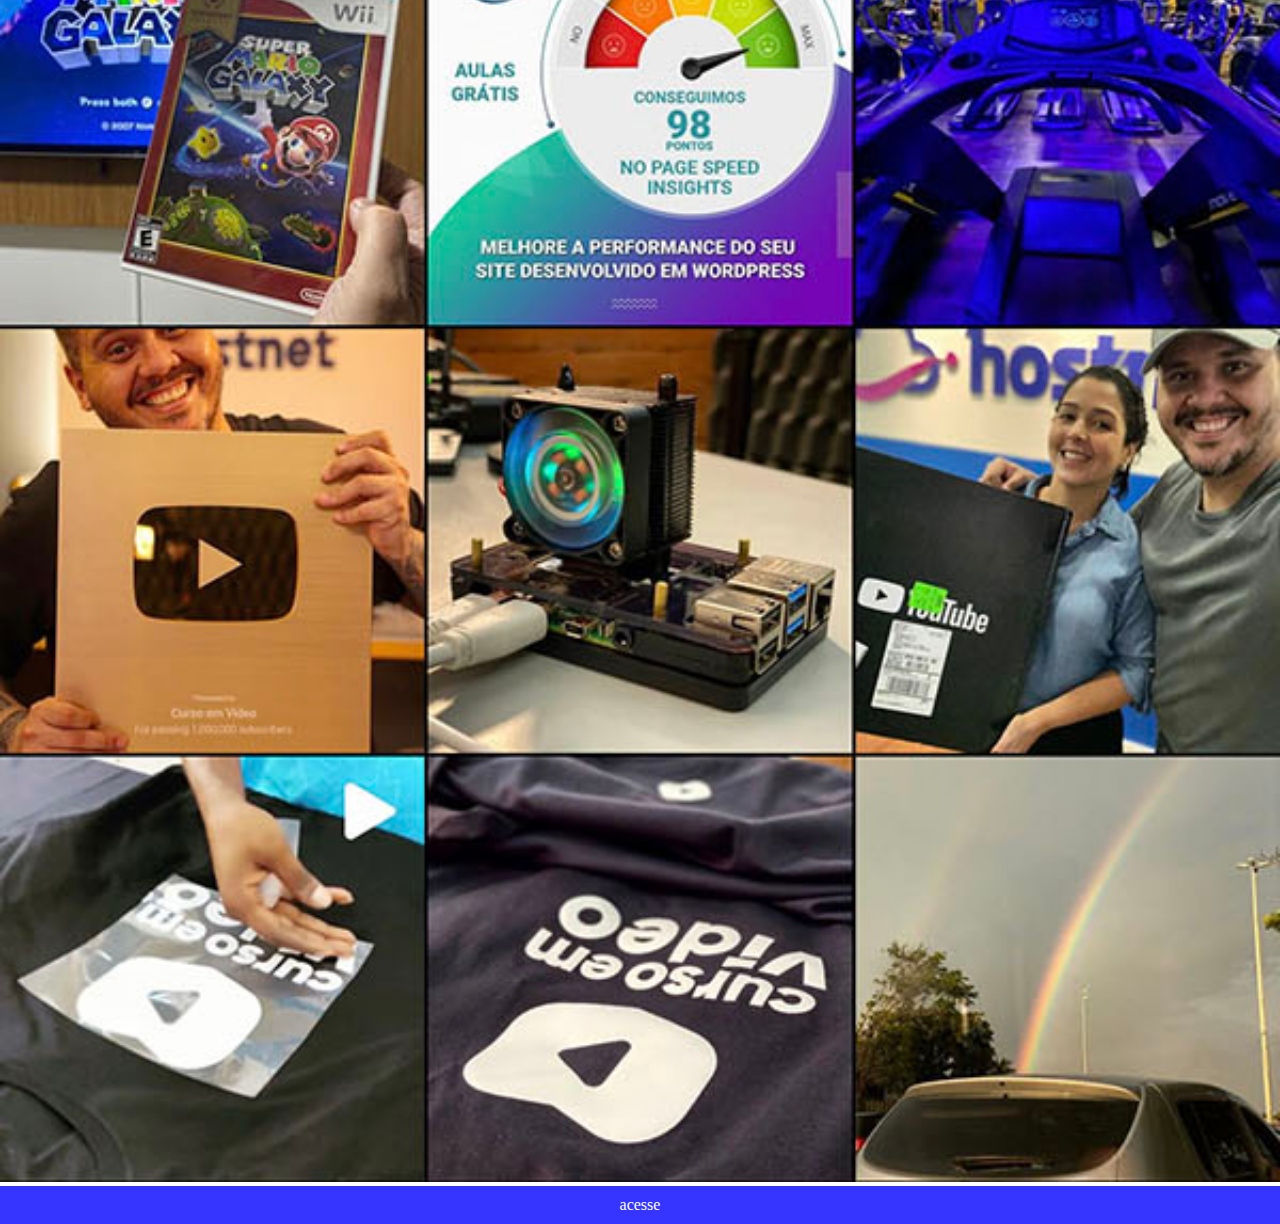
<file: tela-insta.html>
<!DOCTYPE html>
<html lang="pt-br">
<head>
    <meta charset="UTF-8">
    <meta http-equiv="X-UA-Compatible" content="IE=edge">
    <meta name="viewport" content="width=device-width, initial-scale=1.0">
    <title>insta</title>
    <style>
    *{
        margin: 0px;
        padding: 0px;
    }
    img{
        height: 100%;
        width: 100%;
    }
    a{
        display: block;
        padding: 10px;

        background-color: rgb(53, 53, 255);
        color: white;

        text-align: center;
        text-decoration: none;
    }
    a:hover{
        background-color: rgb(10, 10, 255);
        color: grey;
    }
    ::-webkit-scrollbar{
        width: 0px;
        height: 0px;
    }
    </style>
</head>
<body>
    <img src="imagens/tela-instagram.jpg" alt="tela-instagram">
    <p><a href="https://www.instagram.com/ads0n__/" target="_blank">acesse</a></p>
</body>
</html>
</file>
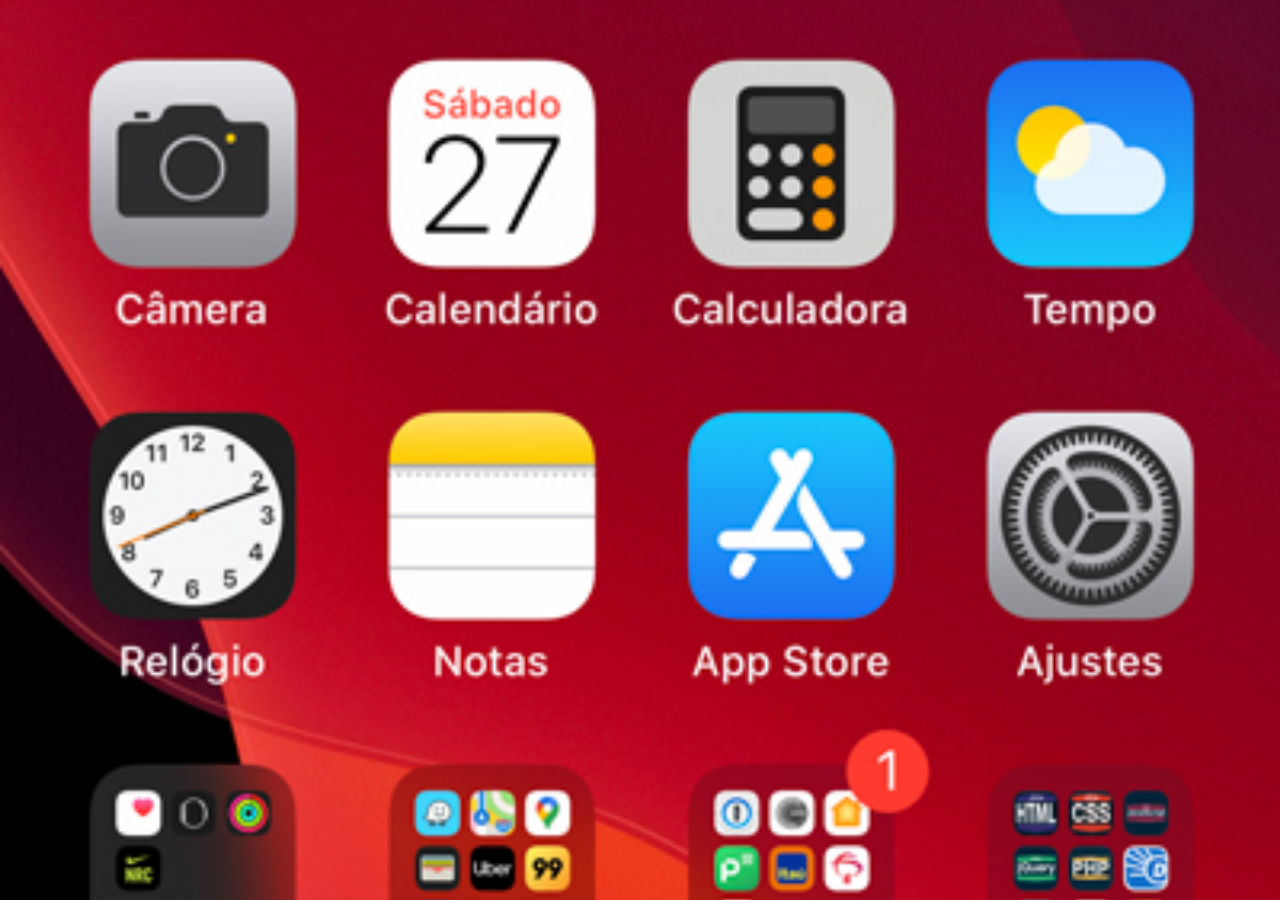
<file: tela.html>
<!DOCTYPE html>
<html lang="pt-br">
<head>
    <meta charset="UTF-8">
    <meta http-equiv="X-UA-Compatible" content="IE=edge">
    <meta name="viewport" content="width=device-width, initial-scale=1.0">
    <title>tela</title>
    <style>
        body{
            background-image: url(imagens/tela-home.jpg);
            background-repeat: no-repeat;
            background-position: top center;
            background-size: cover;
        }
    </style>
</head>
<body>
    
</body>
</html>
</file>
<file: index.css>
@charset 'UTF-8';

*{
    margin: 0px;
    padding: 0px;
}

html , body{
    height: 100vh;
    width: 100vw;
    
   background-color: black;
}


body{
    position: relative;
    height: 100vh;
    background-color: green;
    background-image: url(imagens/fundo-madeira.jpg);
    background-position: top center;
    background-size: cover;
    background-repeat: no-repeat;
    background-attachment: fixed;
}

.celular{
    position: absolute;
    height: 625px;
    width: 311px;

    
    background-image: url(imagens/frame-iphone.png);
    background-repeat: no-repeat;
    background-attachment: fixed;

    top: 50%;
    left: 50%;
    transform: translate(-50% , -50%);
    
}

iframe{
    position: absolute;
    top: 80px;
    left: 21px;
    
    width: 269px;
    height: 471px;
    
    border-radius: 5px;

}

.face{
    position: absolute;
    left: 90%;
    top: 30%;


    width: 60px;
    height: 60px;

    border-radius: 50%;

}

.home{
    position: absolute;
    left: 90%;
    top: 15%;

    width: 60px;
    height: 60px;

    border-radius: 50%;
}

.github{
    position: absolute;
    left: 90%;
    top: 45%;

    width: 60px;
    height: 60px;

    border-radius: 50%;
}

.insta{
    position: absolute;
    left: 90%;
    top: 60%;

    width: 60px;
    height: 60px;

    border-radius: 50%;
}

.apps img:hover{
    width: 70px;
    height: 70px;
    transition: 1s;
    border: 3px solid white;

    left: 88%;
    box-shadow: 5px 5px 10px rgba(0, 0, 0, 0.616);
}
</file>
